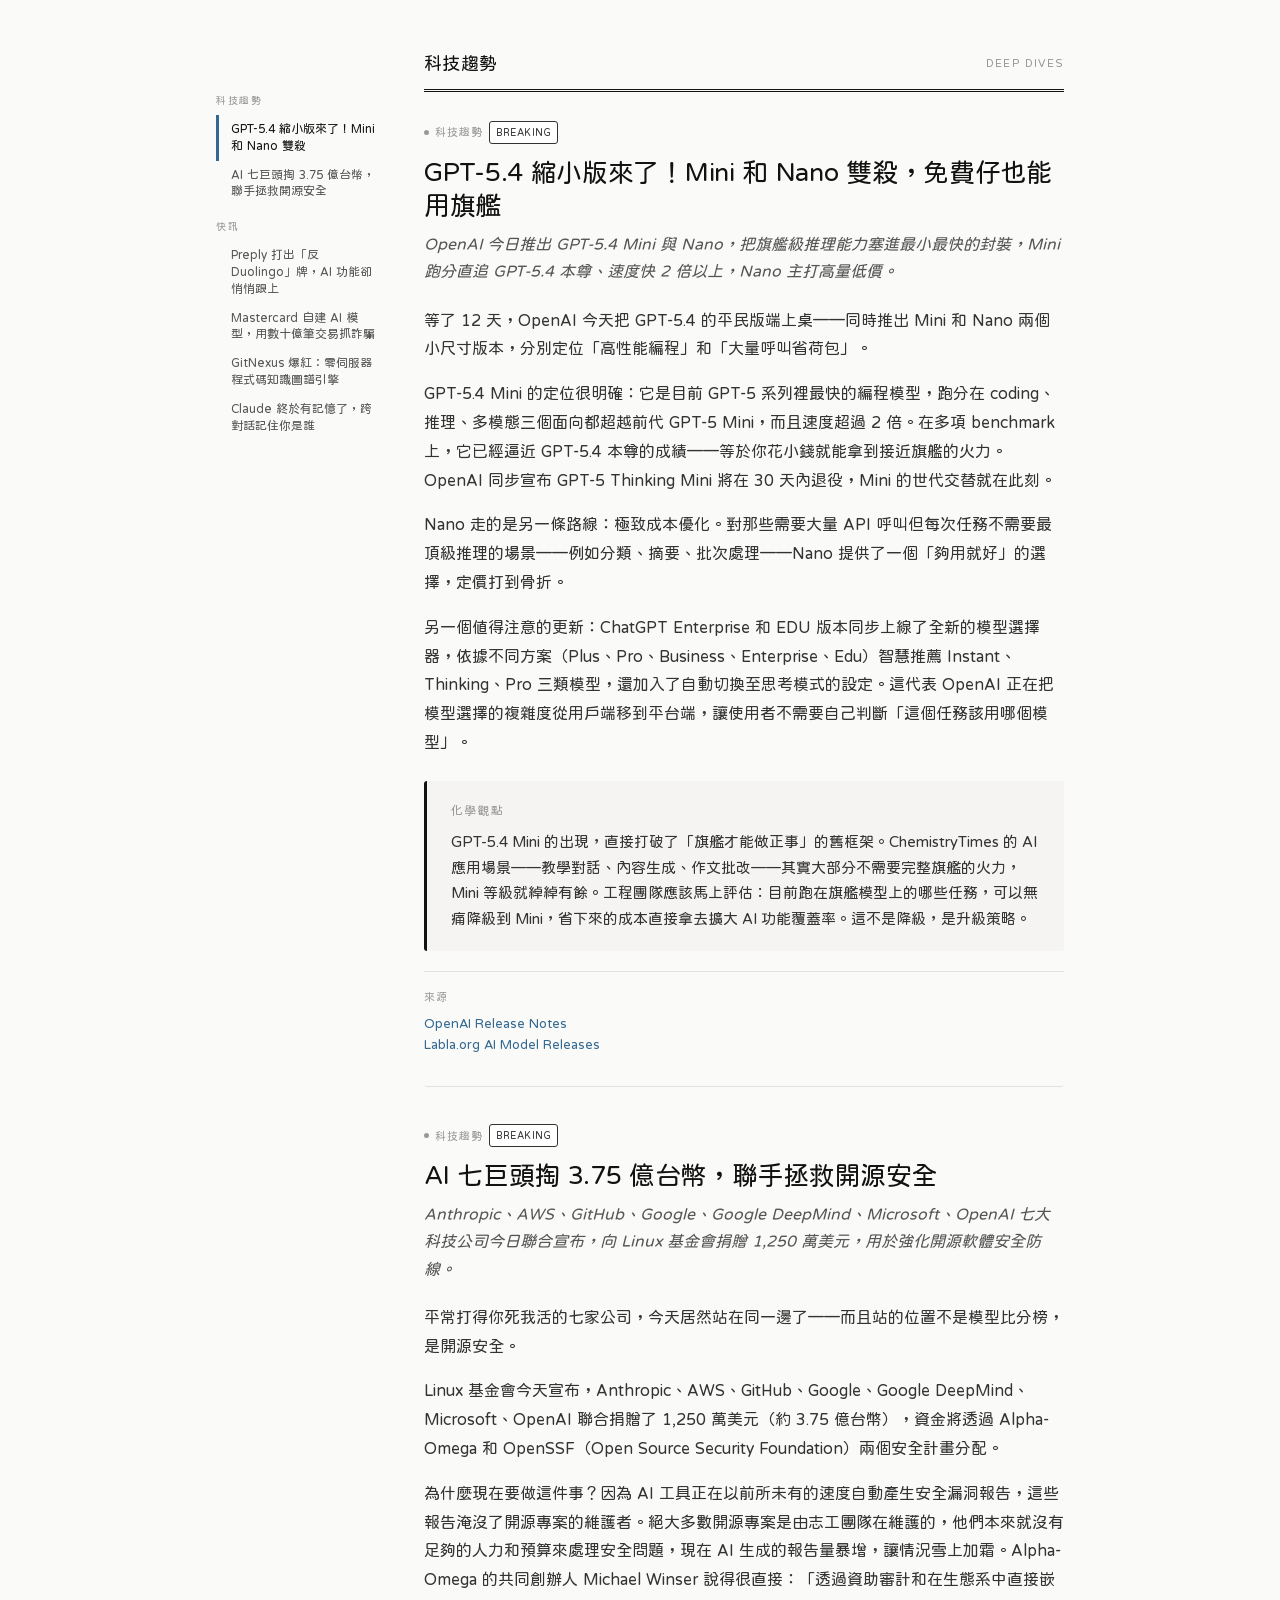
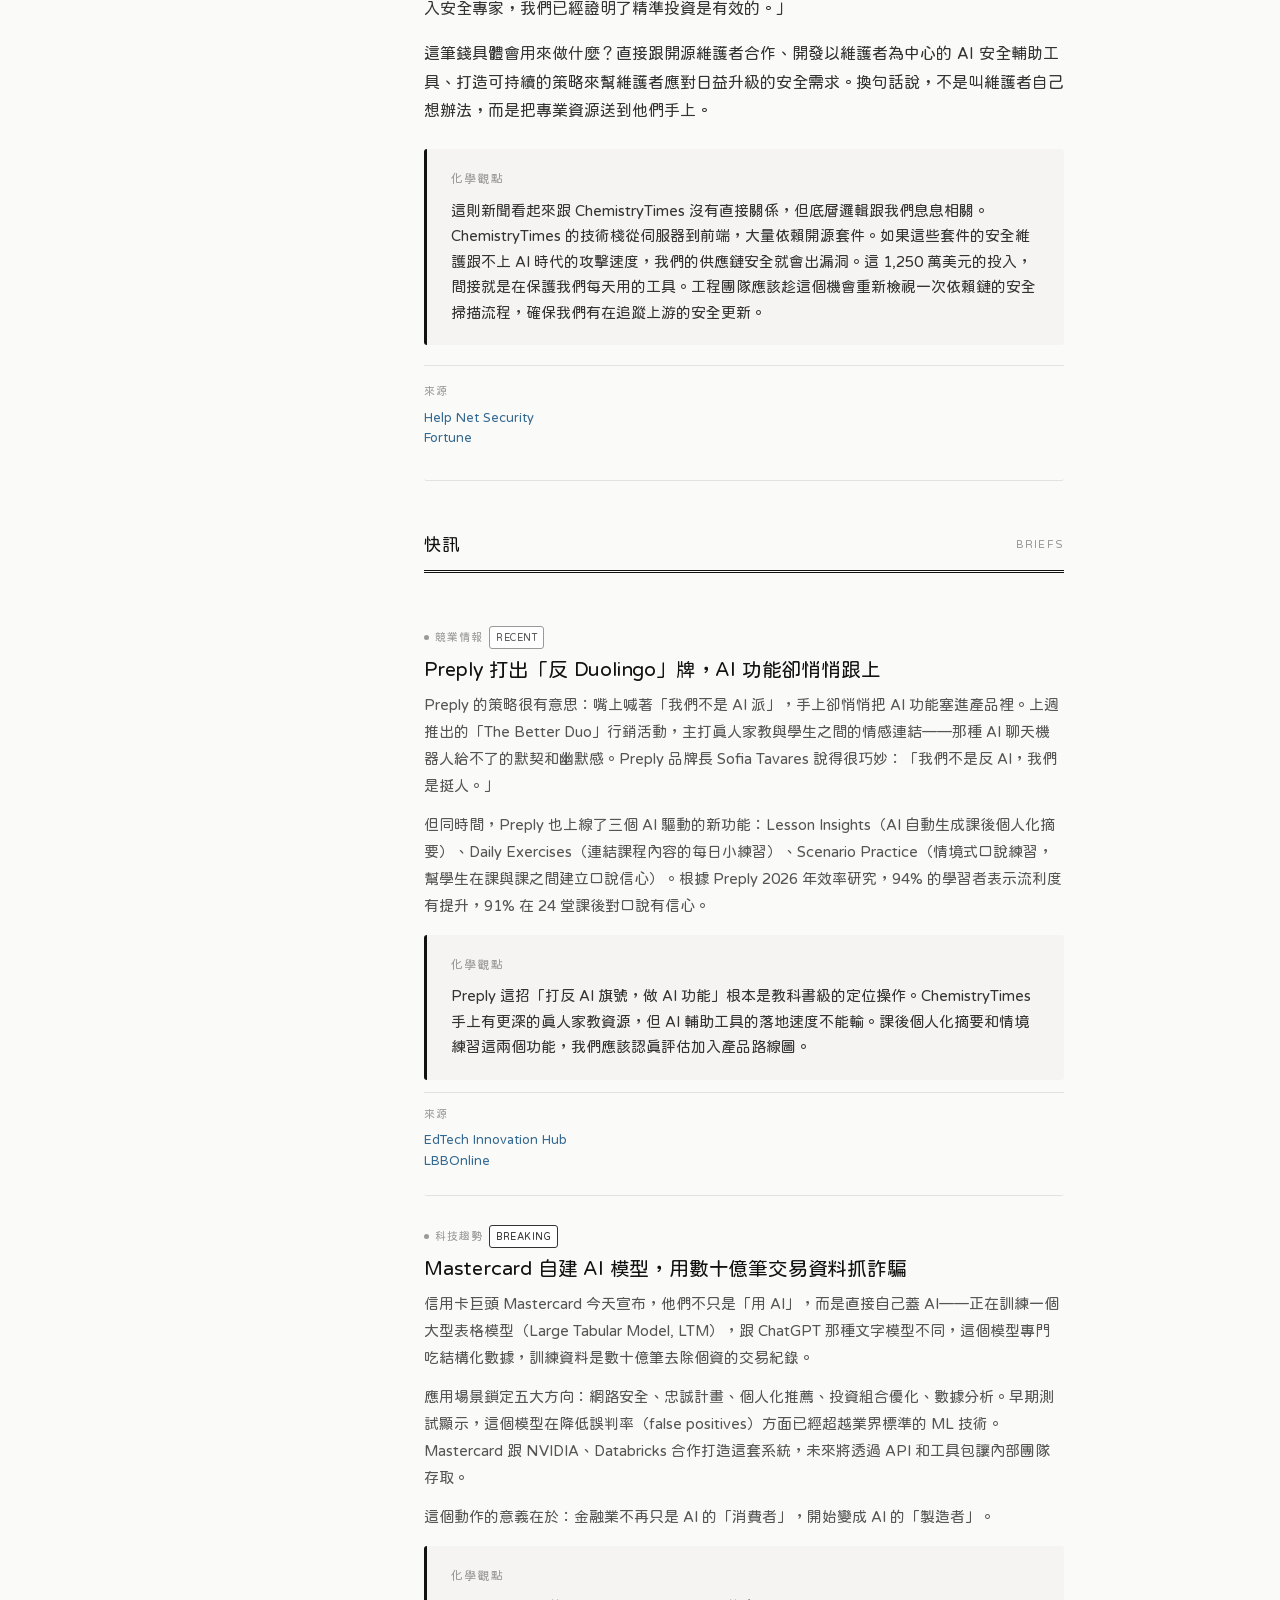
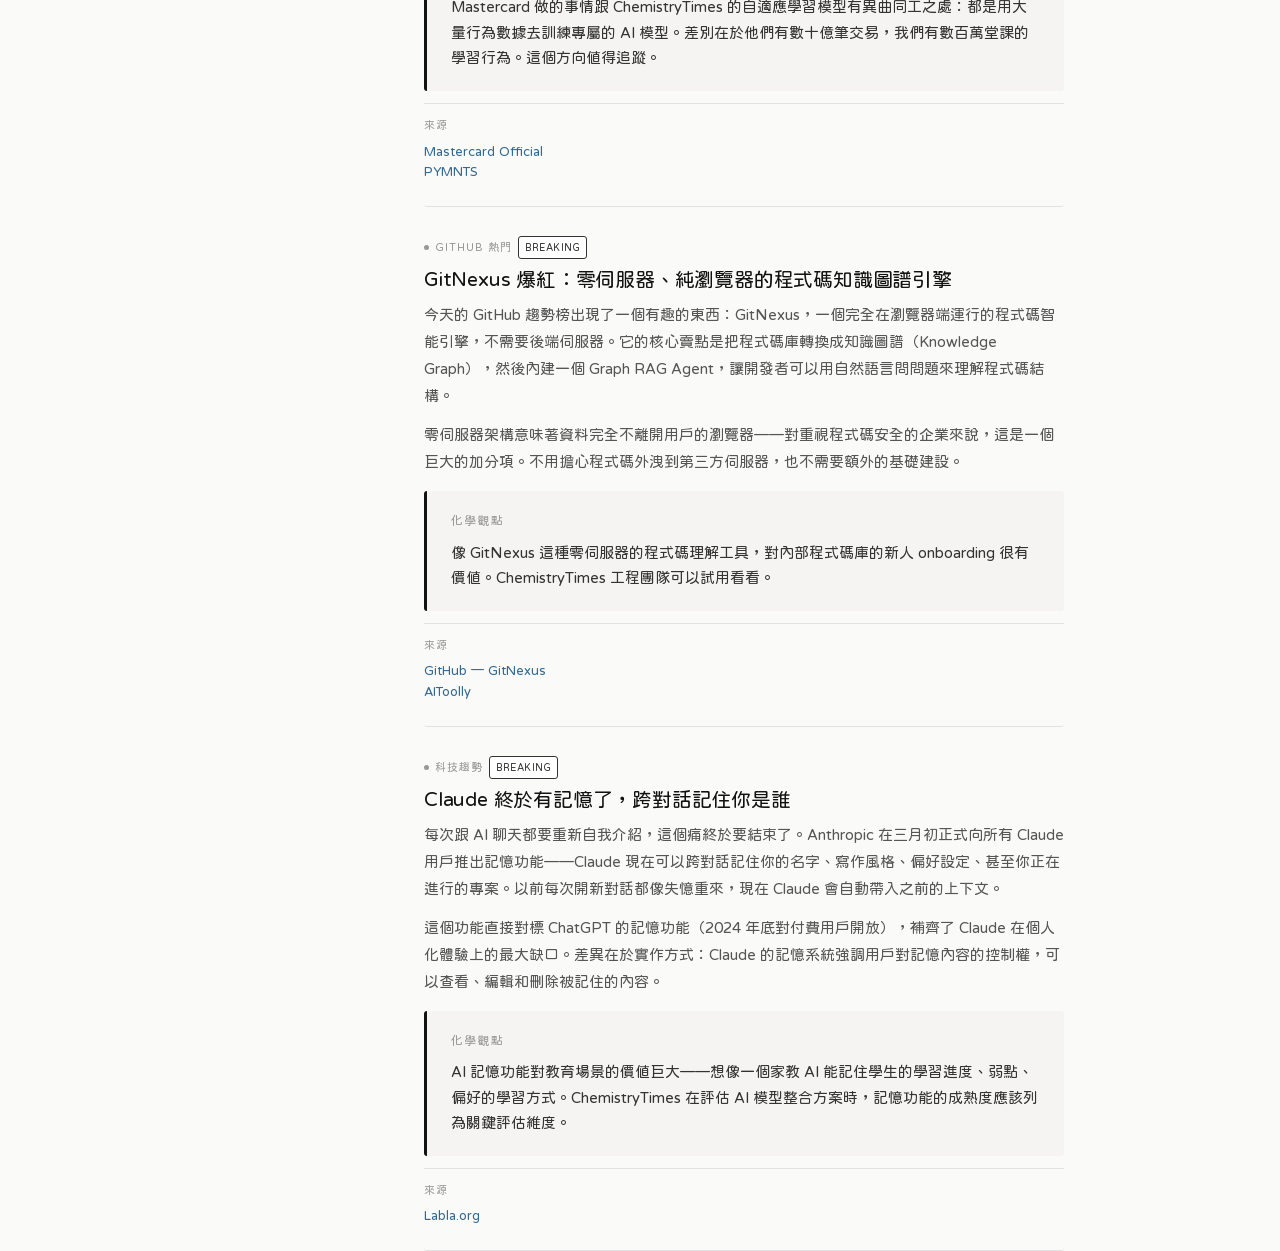
<file: claude_agents/chemistry-times-english-learning/workspace/template/chemistry-times-iframe-template.html>
<!DOCTYPE html>
<html lang="zh-Hant">
<head>
  <meta charset="UTF-8">
  <meta name="viewport" content="width=device-width, initial-scale=1.0">
  <link rel="preconnect" href="https://fonts.googleapis.com">
  <link rel="preconnect" href="https://fonts.gstatic.com" crossorigin>
  <link href="https://fonts.googleapis.com/css2?family=Huninn&display=swap" rel="stylesheet">
  <title>ChemistryTimes 化學時報 — 2026.03.17</title>
  <style>
    /* ========================================
       ChemistryTimes 化學時報 — Issue #000
       2026-03-17 | NYT Newspaper Style
       (Iframe-embedded article layout)
       ======================================== */

    /* --- Reset & Base --- */
    *, *::before, *::after {
      margin: 0;
      padding: 0;
      box-sizing: border-box;
    }

    :root {
      /* NYT-inspired monochrome palette */
      --bg-primary:     #fafaf8;
      --bg-secondary:   #f5f4f2;
      --text-primary:   #333333;
      --text-secondary: #555555;
      --text-muted:     #999999;
      --text-inverse:   #333333;
      --border-color:   #e2e2e2;
      --border-light:   #eeeeee;
      --border-heavy:   #121212;
      --accent:         #121212;
      --link-color:     #326891;
      --shadow-sm:      none;
      --shadow-md:      none;
      --shadow-lg:      none;

      /* Typography */
      --font-serif-tc:  'Huninn', 'Noto Sans TC', sans-serif;
      --font-sans-tc:   'Huninn', 'Noto Sans TC', sans-serif;
      --font-sans-en:   'Huninn', 'Noto Sans TC', sans-serif;
      --font-serif-en:  'Huninn', 'Noto Sans TC', sans-serif;
      --font-mono:      "SF Mono", "Fira Code", Consolas, monospace;
    }

    html {
      scroll-behavior: smooth;
      -webkit-font-smoothing: antialiased;
      -moz-osx-font-smoothing: grayscale;
    }

    body {
      font-family: var(--font-sans-tc);
      color: var(--text-primary);
      background: var(--bg-primary);
      line-height: 1.7;
      font-size: 16px;
    }

    body[data-lang="en"] {
      font-family: var(--font-sans-en);
    }

    /* --- Article Layout (flex: TOC + content) --- */
    .article-layout {
      display: flex;
      justify-content: center;
      min-height: 100vh;
      padding: 0px 24px;
    }

    /* --- Sticky Margin TOC --- */
    .article-toc {
      position: sticky;
      top: 32px;
      align-self: flex-start;
      width: 160px;
      min-width: 160px;
      margin-right: 48px;
      padding-top: 48px;
    }

    .toc-label {
      font-size: 10px;
      text-transform: uppercase;
      color: #999;
      letter-spacing: 1.5px;
      padding: 12px 0 6px 0;
      font-family: var(--font-sans-en);
    }

    .toc-item {
      display: block;
      font-size: 12px;
      color: #555;
      padding: 6px 0 6px 12px;
      text-decoration: none;
      border-left: 3px solid transparent;
      transition: all 0.15s;
      line-height: 1.4;
      font-family: var(--font-sans-tc);
    }

    .toc-item:hover {
      color: #333;
    }

    .toc-item.active {
      color: #121212;
      border-left-color: #326891;
    }

    /* --- Article Content --- */
    .article-content {
      max-width: 720px;
      width: 100%;
    }

    /* --- Main wrapper (legacy, kept for footer spacing) --- */
    .main {
      background: var(--bg-primary);
    }

    /* --- Bilingual content switching --- */
    .article-zh-tw,
    .article-en {
      display: none;
    }

    body[data-lang="zh-tw"] .article-zh-tw { display: block; }
    body[data-lang="en"] .article-en { display: block; }

    /* CN/EN elements in TOC */
    .toc-zh-tw, .toc-en { display: none; }
    body[data-lang="zh-tw"] .toc-zh-tw { display: block; }
    body[data-lang="zh-tw"] .toc-en { display: none; }
    body[data-lang="en"] .toc-zh-tw { display: none; }
    body[data-lang="en"] .toc-en { display: block; }

    /* Also handle inline toc-zh-tw/toc-en spans */
    span.toc-zh-tw, span.toc-en { display: none; }
    body[data-lang="zh-tw"] span.toc-zh-tw { display: inline; }
    body[data-lang="en"] span.toc-en { display: inline; }

    /* --- Section Divider --- */
    .section-divider {
      display: flex;
      align-items: center;
      gap: 16px;
      margin: 48px 0 24px;
      padding-bottom: 10px;
      border-bottom: 3px double var(--border-heavy);
    }

    .section-divider h2 {
      font-family: var(--font-serif-en);
      font-size: 18px;
      font-weight: 400;
      color: var(--accent);
      white-space: nowrap;
      letter-spacing: 0.3px;
    }

    body[data-lang="zh-tw"] .section-divider h2 {
      font-family: var(--font-serif-tc);
    }

    .section-divider .section-line {
      flex: 1;
      height: 0;
      background: transparent;
    }

    .section-divider .section-badge {
      font-size: 11px;
      font-weight: 400;
      text-transform: uppercase;
      letter-spacing: 1.2px;
      color: var(--text-muted);
      white-space: nowrap;
      font-family: var(--font-sans-en);
    }

    /* --- Article Card --- */
    .article-card {
      background: var(--bg-primary);
      border-radius: 3px;
      box-shadow: none;
      border: none;
      border-bottom: 1px solid var(--border-color);
      margin-bottom: 32px;
      padding-bottom: 32px;
      overflow: visible;
      transition: none;
    }

    .article-card:hover {
      box-shadow: none;
    }

    .article-card-header {
      padding: 0 0 0;
    }

    .article-tag {
      display: inline-flex;
      align-items: center;
      gap: 6px;
      font-size: 11px;
      font-weight: 400;
      text-transform: uppercase;
      letter-spacing: 1px;
      margin-bottom: 12px;
      font-family: var(--font-sans-en);
    }

    .article-tag.competitor {
      color: var(--text-muted);
    }

    .article-tag.tech {
      color: var(--text-muted);
    }

    .article-tag.github {
      color: var(--text-muted);
    }

    .article-tag-dot {
      width: 5px;
      height: 5px;
      border-radius: 50%;
      display: inline-block;
    }

    .article-tag.competitor .article-tag-dot { background: var(--text-muted); }
    .article-tag.tech .article-tag-dot { background: var(--text-muted); }
    .article-tag.github .article-tag-dot { background: var(--text-muted); }

    .article-card-body {
      padding: 0;
    }

    /* --- Article Content (bilingual) --- */
    .article-headline {
      font-family: var(--font-serif-en);
      font-size: 26px;
      font-weight: 400;
      color: var(--accent);
      line-height: 1.3;
      margin-bottom: 8px;
      letter-spacing: -0.3px;
    }

    body[data-lang="zh-tw"] .article-headline {
      font-family: var(--font-serif-tc);
    }

    .article-deck {
      font-size: 16px;
      color: var(--text-secondary);
      margin-bottom: 20px;
      line-height: 1.7;
      font-style: italic;
    }

    .article-body {
      font-size: 16px;
      color: var(--text-primary);
      line-height: 1.8;
    }

    .article-body p {
      margin-bottom: 16px;
    }

    .article-body p:last-child {
      margin-bottom: 0;
    }

    .article-body h4 {
      font-family: var(--font-serif-en);
      font-size: 17px;
      font-weight: 400;
      color: var(--accent);
      margin: 28px 0 12px;
      padding-top: 16px;
      border-top: 1px solid var(--border-light);
    }

    body[data-lang="zh-tw"] .article-body h4 {
      font-family: var(--font-serif-tc);
    }

    .article-body h4:first-child {
      margin-top: 0;
      padding-top: 0;
      border-top: none;
    }

    /* --- Perspective --- */
    .article-perspective {
      margin-top: 24px;
      padding: 20px 24px;
      background: var(--bg-secondary);
      border-left: 3px solid var(--accent);
      border-radius: 3px;
    }

    .article-perspective-label {
      font-size: 12px;
      font-weight: 400;
      color: var(--text-muted);
      text-transform: uppercase;
      letter-spacing: 1.2px;
      margin-bottom: 8px;
      font-family: var(--font-sans-en);
    }

    .article-perspective p {
      font-size: 15px;
      color: var(--text-primary);
      line-height: 1.7;
    }

    /* --- Source Attribution --- */
    .article-sources {
      margin-top: 20px;
      padding-top: 16px;
      border-top: 1px solid var(--border-color);
    }

    .article-sources-label {
      font-size: 11px;
      font-weight: 400;
      text-transform: uppercase;
      letter-spacing: 1px;
      color: var(--text-muted);
      margin-bottom: 6px;
      font-family: var(--font-sans-en);
    }

    .article-sources p {
      font-size: 13px;
      color: var(--text-secondary);
      line-height: 1.6;
    }

    .article-sources a {
      color: var(--link-color);
      text-decoration: none;
    }

    .article-sources a:hover {
      text-decoration: underline;
    }

    /* --- Freshness Tags --- */
    .freshness-tag {
      display: inline-block;
      font-size: 10px;
      font-weight: 400;
      padding: 2px 6px;
      border-radius: 3px;
      margin-right: 8px;
      vertical-align: middle;
      letter-spacing: 0.5px;
      text-transform: uppercase;
      font-family: var(--font-sans-en);
    }

    .freshness-tag.breaking {
      background: #ffffff;
      color: #333333;
      border: 1px solid #333333;
    }

    .freshness-tag.recent {
      background: #ffffff;
      color: #555555;
      border: 1px solid #999999;
    }

    .freshness-tag.not-breaking {
      background: var(--bg-secondary);
      color: var(--text-muted);
      border: 1px solid var(--border-color);
    }

    /* --- Footer --- */
    .page-footer {
      background: var(--bg-primary);
      color: var(--text-primary);
      padding: 32px 48px;
      margin-top: 0;
      border-top: 3px double var(--border-heavy);
    }

    .footer-inner {
      display: flex;
      justify-content: space-between;
      align-items: center;
    }

    .footer-brand {
      font-family: var(--font-serif-en);
      font-size: 16px;
      font-weight: 400;
      color: var(--accent);
    }

    .footer-brand span {
      font-family: var(--font-sans-tc);
      font-weight: 400;
      color: var(--text-muted);
      font-size: 13px;
      margin-left: 12px;
    }

    .footer-meta {
      font-size: 13px;
      color: var(--text-muted);
      text-align: right;
      font-family: var(--font-sans-en);
    }

    .footer-meta p {
      margin-bottom: 2px;
    }

    /* --- News Brief (compact card) --- */
    .brief-card {
      background: var(--bg-primary);
      border-radius: 3px;
      border: none;
      border-bottom: 1px solid var(--border-color);
      padding: 24px 0;
      margin-bottom: 0;
      transition: none;
    }

    .brief-card:hover {
      box-shadow: none;
    }

    .brief-card .article-tag {
      margin-bottom: 8px;
    }

    .brief-headline {
      font-family: var(--font-serif-en);
      font-size: 20px;
      font-weight: 400;
      color: var(--accent);
      line-height: 1.3;
      margin-bottom: 8px;
      letter-spacing: -0.2px;
    }

    body[data-lang="zh-tw"] .brief-headline {
      font-family: var(--font-serif-tc);
    }

    .brief-summary {
      font-size: 15px;
      color: var(--text-secondary);
      line-height: 1.8;
      margin-bottom: 12px;
    }

    .brief-card .article-sources {
      margin-top: 12px;
      padding-top: 12px;
    }

    .brief-card .article-perspective {
      margin-top: 16px;
    }

    /* --- AI Badge --- */
    .ai-badge {
      display: inline-flex;
      align-items: center;
      gap: 6px;
      padding: 4px 12px;
      background: transparent;
      border: 1px solid var(--border-color);
      border-radius: 3px;
      font-size: 11px;
      font-weight: 500;
      color: var(--text-muted);
      letter-spacing: 0.3px;
      margin-top: 8px;
      font-family: var(--font-sans-en);
    }

    .ai-badge .ai-dot {
      width: 5px;
      height: 5px;
      border-radius: 50%;
      background: var(--text-muted);
      animation: pulse-dot 2s ease-in-out infinite;
    }

    @keyframes pulse-dot {
      0%, 100% { opacity: 0.4; transform: scale(1); }
      50% { opacity: 1; transform: scale(1.3); }
    }

    /* --- Pillar Badge (kept for article tags) --- */
    .pillar-badge {
      display: inline-flex;
      align-items: center;
      padding: 3px 10px;
      border-radius: 3px;
      font-size: 11px;
      font-weight: 400;
      letter-spacing: 0.8px;
      text-transform: uppercase;
    }

    .pillar-badge.competitor {
      background: transparent;
      color: var(--text-muted);
      border: 1px solid var(--border-color);
    }

    .pillar-badge.tech {
      background: transparent;
      color: var(--text-muted);
      border: 1px solid var(--border-color);
    }

    /* --- Responsive --- */
    @media (max-width: 1279px) {
      .article-toc {
        display: none;
      }

      .article-content {
        max-width: 100%;
      }

      .page-footer {
        padding: 24px 20px;
      }

      .footer-inner {
        flex-direction: column;
        gap: 12px;
        text-align: center;
      }

      .footer-meta {
        text-align: center;
      }
    }

    @media (min-width: 1280px) and (max-width: 1439px) {
      .article-content {
        max-width: 640px;
      }
    }

    /* --- Utility --- */
    .visually-hidden {
      position: absolute;
      width: 1px;
      height: 1px;
      padding: 0;
      margin: -1px;
      overflow: hidden;
      clip: rect(0, 0, 0, 0);
      white-space: nowrap;
      border: 0;
    }

    /* --- Print --- */
    @media print {
      .article-toc {
        display: none !important;
      }

      .article-card {
        box-shadow: none;
        border: none;
        border-bottom: 1px solid #ccc;
        break-inside: avoid;
      }
    }
  </style>
</head>
<body data-lang="zh-tw">

  <!-- ============ ARTICLE LAYOUT ============ -->
  <div class="article-layout">

    <!-- Sticky Margin TOC -->
    <nav class="article-toc" role="navigation" aria-label="Table of contents">

      <!-- === Pillar: Tech & AI === -->
      <div class="toc-label toc-zh-tw">科技趨勢</div>
      <div class="toc-label toc-en">Tech &amp; AI</div>

      <a href="#article-1" class="toc-item toc-zh-tw">GPT-5.4 縮小版來了！Mini 和 Nano 雙殺</a>
      <a href="#article-1" class="toc-item toc-en">OpenAI Shrinks GPT-5.4 to Mini and Nano</a>

      <a href="#article-2" class="toc-item toc-zh-tw">AI 七巨頭掏 3.75 億台幣，聯手拯救開源安全</a>
      <a href="#article-2" class="toc-item toc-en">Seven AI Rivals Pool $12.5M for Open Source Security</a>

      <!-- === News Briefs === -->
      <div class="toc-label toc-zh-tw">快訊</div>
      <div class="toc-label toc-en">Briefs</div>

      <a href="#article-3" class="toc-item toc-zh-tw">Preply 打出「反 Duolingo」牌，AI 功能卻悄悄跟上</a>
      <a href="#article-3" class="toc-item toc-en">Preply Plays Anti-AI While Quietly Shipping AI Features</a>

      <a href="#article-4" class="toc-item toc-zh-tw">Mastercard 自建 AI 模型，用數十億筆交易抓詐騙</a>
      <a href="#article-4" class="toc-item toc-en">Mastercard Builds Its Own AI Model</a>

      <a href="#article-5" class="toc-item toc-zh-tw">GitNexus 爆紅：零伺服器程式碼知識圖譜引擎</a>
      <a href="#article-5" class="toc-item toc-en">GitNexus Hits GitHub Trending</a>

      <a href="#article-6" class="toc-item toc-zh-tw">Claude 終於有記憶了，跨對話記住你是誰</a>
      <a href="#article-6" class="toc-item toc-en">Claude Gets Memory</a>

    </nav>

    <!-- Article Content -->
    <div class="article-content">

      <!-- ============================
           PILLAR: TECH & AI
           ============================ -->
      <div class="section-divider" id="pillar-tech">
        <h2>
          <span class="toc-zh-tw">科技趨勢</span>
          <span class="toc-en">Tech &amp; AI Trends</span>
        </h2>
        <div class="section-line"></div>
        <div class="section-badge">Deep Dives</div>
      </div>

      <!-- ===== ARTICLE 1 — Deep Dive: GPT-5.4 Mini/Nano ===== -->
      <article class="article-card" id="article-1">
        <div class="article-card-header">
          <div class="article-tag tech">
            <span class="article-tag-dot"></span>
            <span class="toc-zh-tw">科技趨勢</span>
            <span class="toc-en">Tech &amp; AI</span>
            <span class="freshness-tag breaking">Breaking</span>
          </div>
        </div>
        <div class="article-card-body">

          <!-- Chinese Version -->
          <div class="article-zh-tw">
            <h3 class="article-headline">GPT-5.4 縮小版來了！Mini 和 Nano 雙殺，免費仔也能用旗艦</h3>
            <p class="article-deck" id="article-1-p-1">OpenAI 今日推出 GPT-5.4 Mini 與 Nano，把旗艦級推理能力塞進最小最快的封裝，Mini 跑分直追 GPT-5.4 本尊、速度快 2 倍以上，Nano 主打高量低價。</p>
            <div class="article-body">
              <p id="article-1-p-2">等了 12 天，OpenAI 今天把 GPT-5.4 的平民版端上桌——同時推出 Mini 和 Nano 兩個小尺寸版本，分別定位「高性能編程」和「大量呼叫省荷包」。</p>
              <p id="article-1-p-3">GPT-5.4 Mini 的定位很明確：它是目前 GPT-5 系列裡最快的編程模型，跑分在 coding、推理、多模態三個面向都超越前代 GPT-5 Mini，而且速度超過 2 倍。在多項 benchmark 上，它已經逼近 GPT-5.4 本尊的成績——等於你花小錢就能拿到接近旗艦的火力。OpenAI 同步宣布 GPT-5 Thinking Mini 將在 30 天內退役，Mini 的世代交替就在此刻。</p>
              <p id="article-1-p-4">Nano 走的是另一條路線：極致成本優化。對那些需要大量 API 呼叫但每次任務不需要最頂級推理的場景——例如分類、摘要、批次處理——Nano 提供了一個「夠用就好」的選擇，定價打到骨折。</p>
              <p id="article-1-p-5">另一個值得注意的更新：ChatGPT Enterprise 和 EDU 版本同步上線了全新的模型選擇器，依據不同方案（Plus、Pro、Business、Enterprise、Edu）智慧推薦 Instant、Thinking、Pro 三類模型，還加入了自動切換至思考模式的設定。這代表 OpenAI 正在把模型選擇的複雜度從用戶端移到平台端，讓使用者不需要自己判斷「這個任務該用哪個模型」。</p>
            </div>
            <div class="article-perspective">
              <div class="article-perspective-label">化學觀點</div>
              <p id="article-1-p-6">GPT-5.4 Mini 的出現，直接打破了「旗艦才能做正事」的舊框架。ChemistryTimes 的 AI 應用場景——教學對話、內容生成、作文批改——其實大部分不需要完整旗艦的火力，Mini 等級就綽綽有餘。工程團隊應該馬上評估：目前跑在旗艦模型上的哪些任務，可以無痛降級到 Mini，省下來的成本直接拿去擴大 AI 功能覆蓋率。這不是降級，是升級策略。</p>
            </div>
          </div>

          <!-- English Version -->
          <div class="article-en">
            <h3 class="article-headline">OpenAI Shrinks GPT-5.4 to Mini and Nano — and the Price Floor Just Dropped</h3>
            <p class="article-deck">The smallest GPT-5.4 variants ship today, making flagship-grade reasoning accessible at a fraction of the cost.</p>
            <div class="article-body">
              <p id="article-1-p-7">OpenAI shipped GPT-5.4 Mini and Nano on Monday, completing the model family's expansion from flagship to lightweight.</p>
              <p id="article-1-p-8">GPT-5.4 Mini is built for speed and coding performance. It outperforms GPT-5 Mini on coding, reasoning, and multimodal tasks while running more than twice as fast. On several benchmarks, it approaches the full GPT-5.4 — meaning developers can get near-flagship quality at significantly lower cost. OpenAI confirmed that GPT-5 Thinking Mini will be retired as a selectable option within 30 days.</p>
              <p id="article-1-p-9">Nano occupies the opposite end: maximum throughput at minimum cost. It's designed for high-volume, lower-complexity tasks — classification, summarization, batch processing — where speed and price matter more than peak reasoning depth.</p>
              <p id="article-1-p-10">There's also a quiet infrastructure change worth noting. ChatGPT Enterprise and EDU accounts received a streamlined model picker that presents plan-aware options — Instant, Thinking, and Pro models — along with an Auto-switch setting that selects the reasoning mode for you. OpenAI is abstracting away model selection, moving the complexity from the user to the platform.</p>
              <p id="article-1-p-11">The pattern is clear: OpenAI's strategy isn't just about building the most capable model. It's about filling every price-performance tier so that no workload has a reason to leave the ecosystem. Mini handles serious coding work. Nano handles the long tail. The flagship handles everything else. Three models, one API, zero gaps.</p>
            </div>
            <div class="article-perspective">
              <div class="article-perspective-label">The ChemistryTimes Take</div>
              <p id="article-1-p-12">Mini changes the economics for us. Most of ChemistryTimes's AI workloads — conversational tutoring, content generation, essay feedback — don't require the full GPT-5.4. Mini's coding and reasoning benchmarks suggest it can handle these tasks at a fraction of the cost. Our engineering team should run a structured evaluation this week: identify which production workloads currently on flagship models can shift to Mini without quality degradation. The cost savings fund the next wave of AI feature development.</p>
            </div>
          </div>

          <!-- Source Attribution -->
          <div class="article-sources">
            <div class="article-sources-label">
              <span class="toc-zh-tw">來源</span>
              <span class="toc-en">Sources</span>
            </div>
            <p><a href="https://releasebot.io/updates/openai" target="_blank" rel="noopener">OpenAI Release Notes</a></p>
            <p><a href="https://www.labla.org/latest-ai-model-releases-past-24-hours/ai-model-releases-march-17-2026-claude-gets-memory-microsoft-pulls-back-and-the-race-continues/" target="_blank" rel="noopener">Labla.org AI Model Releases</a></p>
          </div>
        </div>
      </article>
      <!-- ===== END ARTICLE 1 ===== -->

      <!-- ===== ARTICLE 2 — Deep Dive: Linux Foundation OSS Security ===== -->
      <article class="article-card" id="article-2">
        <div class="article-card-header">
          <div class="article-tag tech">
            <span class="article-tag-dot"></span>
            <span class="toc-zh-tw">科技趨勢</span>
            <span class="toc-en">Tech &amp; AI</span>
            <span class="freshness-tag breaking">Breaking</span>
          </div>
        </div>
        <div class="article-card-body">

          <!-- Chinese Version -->
          <div class="article-zh-tw">
            <h3 class="article-headline">AI 七巨頭掏 3.75 億台幣，聯手拯救開源安全</h3>
            <p class="article-deck" id="article-2-p-1">Anthropic、AWS、GitHub、Google、Google DeepMind、Microsoft、OpenAI 七大科技公司今日聯合宣布，向 Linux 基金會捐贈 1,250 萬美元，用於強化開源軟體安全防線。</p>
            <div class="article-body">
              <p id="article-2-p-2">平常打得你死我活的七家公司，今天居然站在同一邊了——而且站的位置不是模型比分榜，是開源安全。</p>
              <p id="article-2-p-3">Linux 基金會今天宣布，Anthropic、AWS、GitHub、Google、Google DeepMind、Microsoft、OpenAI 聯合捐贈了 1,250 萬美元（約 3.75 億台幣），資金將透過 Alpha-Omega 和 OpenSSF（Open Source Security Foundation）兩個安全計畫分配。</p>
              <p id="article-2-p-4">為什麼現在要做這件事？因為 AI 工具正在以前所未有的速度自動產生安全漏洞報告，這些報告淹沒了開源專案的維護者。絕大多數開源專案是由志工團隊在維護的，他們本來就沒有足夠的人力和預算來處理安全問題，現在 AI 生成的報告量暴增，讓情況雪上加霜。Alpha-Omega 的共同創辦人 Michael Winser 說得很直接：「透過資助審計和在生態系中直接嵌入安全專家，我們已經證明了精準投資是有效的。」</p>
              <p id="article-2-p-5">這筆錢具體會用來做什麼？直接跟開源維護者合作、開發以維護者為中心的 AI 安全輔助工具、打造可持續的策略來幫維護者應對日益升級的安全需求。換句話說，不是叫維護者自己想辦法，而是把專業資源送到他們手上。</p>
            </div>
            <div class="article-perspective">
              <div class="article-perspective-label">化學觀點</div>
              <p id="article-2-p-6">這則新聞看起來跟 ChemistryTimes 沒有直接關係，但底層邏輯跟我們息息相關。ChemistryTimes 的技術棧從伺服器到前端，大量依賴開源套件。如果這些套件的安全維護跟不上 AI 時代的攻擊速度，我們的供應鏈安全就會出漏洞。這 1,250 萬美元的投入，間接就是在保護我們每天用的工具。工程團隊應該趁這個機會重新檢視一次依賴鏈的安全掃描流程，確保我們有在追蹤上游的安全更新。</p>
            </div>
          </div>

          <!-- English Version -->
          <div class="article-en">
            <h3 class="article-headline">Seven AI Rivals Pool $12.5 Million to Shore Up Open Source Security</h3>
            <p class="article-deck">Anthropic, AWS, GitHub, Google, DeepMind, Microsoft, and OpenAI fund the Linux Foundation to help maintainers fight AI-generated security noise.</p>
            <div class="article-body">
              <p id="article-2-p-7">Companies that spend most of their time competing just agreed on something: the open source software they all depend on is dangerously under-defended.</p>
              <p id="article-2-p-8">The Linux Foundation announced Monday that seven major tech companies — Anthropic, AWS, GitHub, Google, Google DeepMind, Microsoft, and OpenAI — committed $12.5 million to strengthen open source security. The funding flows through Alpha-Omega and the Open Source Security Foundation (OpenSSF), two security initiatives housed within the Linux Foundation.</p>
              <p id="article-2-p-9">The problem they're solving is specific and increasingly urgent. AI-powered vulnerability detection tools now discover security issues far faster than volunteer maintainers can triage and fix them. The volume of automated security reports is overwhelming projects that run on donated time and shoestring budgets. The very AI capabilities these companies sell are, inadvertently, creating a burden that threatens the ecosystem all of them rely on.</p>
              <p id="article-2-p-10">Alpha-Omega co-founder Michael Winser framed it plainly: "By funding audits and embedding security experts directly into the ecosystem, we've proven that targeted investment works."</p>
              <p id="article-2-p-11">The $12.5 million will fund direct collaboration with open source maintainers, development of AI-assisted security tools designed for maintainers rather than attackers, and sustainable strategies to help volunteer-run projects manage escalating security demands.</p>
              <p id="article-2-p-12">What makes this notable isn't the dollar amount — $12.5 million is a rounding error for these companies. It's the cooperation. Anthropic and OpenAI are in an active legal dispute over Pentagon AI contracts. Google and Microsoft compete on every AI benchmark. Yet they signed onto the same check because supply chain risk doesn't respect competitive boundaries. Every one of these companies ships products built on open source dependencies. A vulnerability in a widely used Python package doesn't care which AI model found it.</p>
            </div>
            <div class="article-perspective">
              <div class="article-perspective-label">The ChemistryTimes Take</div>
              <p id="article-2-p-13">ChemistryTimes's tech stack runs on open source from top to bottom — Node.js, Go modules, Python packages, frontend frameworks. The security of those dependencies isn't someone else's problem; it's ours. This $12.5 million injection into maintainer support is welcome, but it doesn't replace our own responsibility. Engineering should use this as a prompt to audit our dependency scanning pipeline: are we tracking upstream security advisories in real time? Are we patching critical vulnerabilities within the recommended windows? The AI-generated security report flood that prompted this funding will eventually reach our own open source contributions too.</p>
            </div>
          </div>

          <!-- Source Attribution -->
          <div class="article-sources">
            <div class="article-sources-label">
              <span class="toc-zh-tw">來源</span>
              <span class="toc-en">Sources</span>
            </div>
            <p><a href="https://www.helpnetsecurity.com/2026/03/17/linux-foundation-12-5-million-grants/" target="_blank" rel="noopener">Help Net Security</a></p>
            <p><a href="https://fortune.com/2026/03/10/google-openai-employees-back-anthropic-legal-fight-military-use-of-ai/" target="_blank" rel="noopener">Fortune</a></p>
          </div>
        </div>
      </article>
      <!-- ===== END ARTICLE 2 ===== -->


      <!-- ============================
           NEWS BRIEFS / 快訊
           ============================ -->
      <div class="section-divider" id="pillar-briefs">
        <h2>
          <span class="toc-zh-tw">快訊</span>
          <span class="toc-en">News Briefs</span>
        </h2>
        <div class="section-line"></div>
        <div class="section-badge">Briefs</div>
      </div>

      <!-- ===== BRIEF 1 (article-3): Preply Anti-Duolingo ===== -->
      <div class="brief-card" id="article-3">
        <div class="article-tag competitor">
          <span class="article-tag-dot"></span>
          <span class="toc-zh-tw">競業情報</span>
          <span class="toc-en">Competitor Intel</span>
          <span class="freshness-tag recent">Recent</span>
        </div>

        <div class="article-zh-tw">
          <h4 class="brief-headline">Preply 打出「反 Duolingo」牌，AI 功能卻悄悄跟上</h4>
          <p class="brief-summary" id="article-3-p-1">Preply 的策略很有意思：嘴上喊著「我們不是 AI 派」，手上卻悄悄把 AI 功能塞進產品裡。上週推出的「The Better Duo」行銷活動，主打真人家教與學生之間的情感連結——那種 AI 聊天機器人給不了的默契和幽默感。Preply 品牌長 Sofia Tavares 說得很巧妙：「我們不是反 AI，我們是挺人。」</p>
          <p class="brief-summary" id="article-3-p-2">但同時間，Preply 也上線了三個 AI 驅動的新功能：Lesson Insights（AI 自動生成課後個人化摘要）、Daily Exercises（連結課程內容的每日小練習）、Scenario Practice（情境式口說練習，幫學生在課與課之間建立口說信心）。根據 Preply 2026 年效率研究，94% 的學習者表示流利度有提升，91% 在 24 堂課後對口說有信心。</p>
          <div class="article-perspective">
            <div class="article-perspective-label">化學觀點</div>
            <p id="article-3-p-3">Preply 這招「打反 AI 旗號，做 AI 功能」根本是教科書級的定位操作。ChemistryTimes 手上有更深的真人家教資源，但 AI 輔助工具的落地速度不能輸。課後個人化摘要和情境練習這兩個功能，我們應該認真評估加入產品路線圖。</p>
          </div>
        </div>

        <div class="article-en">
          <h4 class="brief-headline">Preply Plays Anti-AI While Quietly Shipping AI Features</h4>
          <p class="brief-summary">Preply launched "The Better Duo," a campaign designed to position the company as the human-centered antidote to Duolingo's AI-first pivot. Chief brand officer Sofia Tavares threaded the needle carefully: "We're not anti-AI. We're pro-human."</p>
          <p class="brief-summary">The campaign highlighted real tutor-student pairs — relationships built on empathy, humor, and cultural exchange that chatbots can't replicate. Data from Preply's 2026 Efficiency Study claims learners progress three times faster than industry expectations, with 94% reporting improved fluency and 91% feeling confident speaking after 24-plus lessons.</p>
          <p class="brief-summary">But here's the interesting part: alongside the pro-human marketing, Preply quietly shipped three AI-powered features. Lesson Insights generates personalized post-lesson summaries. Daily Exercises creates bite-sized practice tied to lesson content. Scenario Practice offers speaking exercises between sessions. The message is "humans first" — but the product is hybrid.</p>
          <div class="article-perspective">
            <div class="article-perspective-label">The ChemistryTimes Take</div>
            <p>Preply's positioning is clever: own the "human" narrative while matching competitors on AI features. ChemistryTimes has deeper tutor networks than Preply, but we need to match the AI-assisted layer — post-lesson summaries and scenario practice should be on our product roadmap evaluation list.</p>
          </div>
        </div>

        <div class="article-sources">
          <div class="article-sources-label">
            <span class="toc-zh-tw">來源</span>
            <span class="toc-en">Sources</span>
          </div>
          <p><a href="https://www.edtechinnovationhub.com/news/preply-announces-new-ai-powered-features" target="_blank" rel="noopener">EdTech Innovation Hub</a></p>
          <p><a href="https://lbbonline.com/news/Language-Learning-App-Preply-Centres-Humans-After-Duolingos-Move-Towards-AI" target="_blank" rel="noopener">LBBOnline</a></p>
        </div>
      </div>
      <!-- ===== END BRIEF 1 ===== -->

      <!-- ===== BRIEF 2 (article-4): Mastercard AI Model ===== -->
      <div class="brief-card" id="article-4">
        <div class="article-tag tech">
          <span class="article-tag-dot"></span>
          <span class="toc-zh-tw">科技趨勢</span>
          <span class="toc-en">Tech &amp; AI</span>
          <span class="freshness-tag breaking">Breaking</span>
        </div>

        <div class="article-zh-tw">
          <h4 class="brief-headline">Mastercard 自建 AI 模型，用數十億筆交易資料抓詐騙</h4>
          <p class="brief-summary" id="article-4-p-1">信用卡巨頭 Mastercard 今天宣布，他們不只是「用 AI」，而是直接自己蓋 AI——正在訓練一個大型表格模型（Large Tabular Model, LTM），跟 ChatGPT 那種文字模型不同，這個模型專門吃結構化數據，訓練資料是數十億筆去除個資的交易紀錄。</p>
          <p class="brief-summary" id="article-4-p-2">應用場景鎖定五大方向：網路安全、忠誠計畫、個人化推薦、投資組合優化、數據分析。早期測試顯示，這個模型在降低誤判率（false positives）方面已經超越業界標準的 ML 技術。Mastercard 跟 NVIDIA、Databricks 合作打造這套系統，未來將透過 API 和工具包讓內部團隊存取。</p>
          <p class="brief-summary" id="article-4-p-3">這個動作的意義在於：金融業不再只是 AI 的「消費者」，開始變成 AI 的「製造者」。</p>
          <div class="article-perspective">
            <div class="article-perspective-label">化學觀點</div>
            <p id="article-4-p-4">Mastercard 做的事情跟 ChemistryTimes 的自適應學習模型有異曲同工之處：都是用大量行為數據去訓練專屬的 AI 模型。差別在於他們有數十億筆交易，我們有數百萬堂課的學習行為。這個方向值得追蹤。</p>
          </div>
        </div>

        <div class="article-en">
          <h4 class="brief-headline">Mastercard Builds Its Own AI Model — Trained on Billions of Transactions</h4>
          <p class="brief-summary">Mastercard announced Monday it's building a generative AI foundation model trained on billions of anonymized transactions — not a language model, but a large tabular model (LTM) designed to work with structured payment data.</p>
          <p class="brief-summary">The model targets five areas: cybersecurity, loyalty programs, personalization, portfolio optimization, and data analytics. Early testing shows it outperforms standard industry machine learning on reducing false positives — a critical metric in fraud detection. Mastercard partnered with Nvidia and Databricks to build the system and plans to distribute access through internal APIs and toolkits.</p>
          <p class="brief-summary">The strategic signal: major financial institutions aren't waiting for AI labs to build models for them. They're training domain-specific models on proprietary data that no general-purpose LLM can replicate.</p>
          <div class="article-perspective">
            <div class="article-perspective-label">The ChemistryTimes Take</div>
            <p>Mastercard's approach mirrors what ChemistryTimes should consider for adaptive learning: training specialized models on proprietary behavioral data. We have millions of lesson sessions worth of learning patterns. Worth tracking this trend.</p>
          </div>
        </div>

        <div class="article-sources">
          <div class="article-sources-label">
            <span class="toc-zh-tw">來源</span>
            <span class="toc-en">Sources</span>
          </div>
          <p><a href="https://www.mastercard.com/us/en/news-and-trends/stories/2026/mastercard-new-generative-ai-model.html" target="_blank" rel="noopener">Mastercard Official</a></p>
          <p><a href="https://www.pymnts.com/artificial-intelligence-2/2026/mastercard-unveils-gen-ai-model-as-insights-engine-for-commerce/" target="_blank" rel="noopener">PYMNTS</a></p>
        </div>
      </div>
      <!-- ===== END BRIEF 2 ===== -->

      <!-- ===== BRIEF 3 (article-5): GitNexus ===== -->
      <div class="brief-card" id="article-5">
        <div class="article-tag github">
          <span class="article-tag-dot"></span>
          <span class="toc-zh-tw">GitHub 熱門</span>
          <span class="toc-en">GitHub Trending</span>
          <span class="freshness-tag breaking">Breaking</span>
        </div>

        <div class="article-zh-tw">
          <h4 class="brief-headline">GitNexus 爆紅：零伺服器、純瀏覽器的程式碼知識圖譜引擎</h4>
          <p class="brief-summary" id="article-5-p-1">今天的 GitHub 趨勢榜出現了一個有趣的東西：GitNexus，一個完全在瀏覽器端運行的程式碼智能引擎，不需要後端伺服器。它的核心賣點是把程式碼庫轉換成知識圖譜（Knowledge Graph），然後內建一個 Graph RAG Agent，讓開發者可以用自然語言問問題來理解程式碼結構。</p>
          <p class="brief-summary" id="article-5-p-2">零伺服器架構意味著資料完全不離開用戶的瀏覽器——對重視程式碼安全的企業來說，這是一個巨大的加分項。不用擔心程式碼外洩到第三方伺服器，也不需要額外的基礎建設。</p>
          <div class="article-perspective">
            <div class="article-perspective-label">化學觀點</div>
            <p id="article-5-p-3">像 GitNexus 這種零伺服器的程式碼理解工具，對內部程式碼庫的新人 onboarding 很有價值。ChemistryTimes 工程團隊可以試用看看。</p>
          </div>
        </div>

        <div class="article-en">
          <h4 class="brief-headline">GitNexus Hits GitHub Trending: A Browser-Only Code Intelligence Engine</h4>
          <p class="brief-summary">GitNexus, built by abhigyanpatwari, landed on GitHub's trending page with a compelling pitch: turn any codebase into a navigable knowledge graph, entirely client-side. The tool runs in the browser with no backend server, which means source code never leaves the user's machine.</p>
          <p class="brief-summary">Its standout feature is an integrated Graph RAG Agent that lets developers query their codebase using natural language — asking structural questions about dependencies, call flows, and architecture without manually tracing code paths.</p>
          <p class="brief-summary">The zero-server approach makes it particularly appealing for enterprises with strict code security requirements. No data leaves the browser, no additional infrastructure needed.</p>
          <div class="article-perspective">
            <div class="article-perspective-label">The ChemistryTimes Take</div>
            <p>A browser-based code exploration tool like GitNexus could help with onboarding new engineers to ChemistryTimes's codebase. Worth a trial run.</p>
          </div>
        </div>

        <div class="article-sources">
          <div class="article-sources-label">
            <span class="toc-zh-tw">來源</span>
            <span class="toc-en">Sources</span>
          </div>
          <p><a href="https://github.com/abhigyanpatwari/GitNexus" target="_blank" rel="noopener">GitHub — GitNexus</a></p>
          <p><a href="https://aitoolly.com/ai-news/article/2026-03-17-gitnexus-a-revolutionary-zero-server-code-intelligence-engine-for-browser-based-knowledge-graph-crea" target="_blank" rel="noopener">AIToolly</a></p>
        </div>
      </div>
      <!-- ===== END BRIEF 3 ===== -->

      <!-- ===== BRIEF 4 (article-6): Claude Memory ===== -->
      <div class="brief-card" id="article-6">
        <div class="article-tag tech">
          <span class="article-tag-dot"></span>
          <span class="toc-zh-tw">科技趨勢</span>
          <span class="toc-en">Tech &amp; AI</span>
          <span class="freshness-tag breaking">Breaking</span>
        </div>

        <div class="article-zh-tw">
          <h4 class="brief-headline">Claude 終於有記憶了，跨對話記住你是誰</h4>
          <p class="brief-summary" id="article-6-p-1">每次跟 AI 聊天都要重新自我介紹，這個痛終於要結束了。Anthropic 在三月初正式向所有 Claude 用戶推出記憶功能——Claude 現在可以跨對話記住你的名字、寫作風格、偏好設定、甚至你正在進行的專案。以前每次開新對話都像失憶重來，現在 Claude 會自動帶入之前的上下文。</p>
          <p class="brief-summary" id="article-6-p-2">這個功能直接對標 ChatGPT 的記憶功能（2024 年底對付費用戶開放），補齊了 Claude 在個人化體驗上的最大缺口。差異在於實作方式：Claude 的記憶系統強調用戶對記憶內容的控制權，可以查看、編輯和刪除被記住的內容。</p>
          <div class="article-perspective">
            <div class="article-perspective-label">化學觀點</div>
            <p id="article-6-p-3">AI 記憶功能對教育場景的價值巨大——想像一個家教 AI 能記住學生的學習進度、弱點、偏好的學習方式。ChemistryTimes 在評估 AI 模型整合方案時，記憶功能的成熟度應該列為關鍵評估維度。</p>
          </div>
        </div>

        <div class="article-en">
          <h4 class="brief-headline">Claude Gets Memory — and Your AI Conversations Finally Have Continuity</h4>
          <p class="brief-summary">Anthropic rolled out memory features to all Claude users in early March, letting the AI retain user preferences, writing styles, project context, and personal details across conversations. Previously, every new Claude session started from zero — no continuity, no accumulated understanding.</p>
          <p class="brief-summary">The feature directly matches ChatGPT's memory capability, which OpenAI shipped to paid users in late 2024. Claude's implementation emphasizes user control: users can view, edit, and delete what Claude remembers. The differentiation is transparency over personalization depth.</p>
          <p class="brief-summary">For enterprise applications, cross-conversation memory transforms AI from a stateless tool into something closer to a persistent collaborator — one that accumulates institutional knowledge with every interaction.</p>
          <div class="article-perspective">
            <div class="article-perspective-label">The ChemistryTimes Take</div>
            <p>Cross-conversation memory is transformative for education. An AI tutor that remembers a student's progress, weaknesses, and preferred learning style is fundamentally different from one that starts fresh each session. Memory maturity should be a key evaluation criterion in our AI model integration roadmap.</p>
          </div>
        </div>

        <div class="article-sources">
          <div class="article-sources-label">
            <span class="toc-zh-tw">來源</span>
            <span class="toc-en">Sources</span>
          </div>
          <p><a href="https://www.labla.org/latest-ai-model-releases-past-24-hours/ai-model-releases-march-17-2026-claude-gets-memory-microsoft-pulls-back-and-the-race-continues/" target="_blank" rel="noopener">Labla.org</a></p>
        </div>
      </div>
      <!-- ===== END BRIEF 4 ===== -->

    </div>
    <!-- end .article-content -->

  </div>
  <!-- end .article-layout -->


  <!-- ============ JAVASCRIPT ============ -->
  <script>
    // --- Init language from query string ---
    (function() {
      var urlLang = new URLSearchParams(window.location.search).get('lang');
      if (urlLang === 'en' || urlLang === 'zh-tw') {
        document.body.dataset.lang = urlLang;
        document.documentElement.lang = urlLang === 'zh-tw' ? 'zh-Hant' : 'en';
      }
    })();

    // --- PostMessage listener for lang switching from shell ---
    window.addEventListener('message', (e) => {
      if (e.data?.type === 'lang-switch') {
        document.body.dataset.lang = e.data.lang;
        document.documentElement.lang = e.data.lang === 'zh-tw' ? 'zh-Hant' : 'en';
      }
    });

    // --- TOC active state tracking ---
    (function () {
      var tocItems = document.querySelectorAll('.toc-item');
      var articleSections = document.querySelectorAll('article[id^="article-"], div[id^="article-"]');

      if (!tocItems.length || !articleSections.length) return;

      function setActive(id) {
        tocItems.forEach(function (item) {
          item.classList.toggle('active', item.getAttribute('href') === '#' + id);
        });
        if (window.parent !== window) {
          window.parent.postMessage({ type: 'section-change', section: id }, '*');
        }
      }

      // Activate on TOC link click — force active immediately
      tocItems.forEach(function (item) {
        item.addEventListener('click', function () {
          var href = item.getAttribute('href');
          if (href) {
            pendingClick = href.substring(1);
            setActive(pendingClick);
            // Clear pending after scroll settles
            setTimeout(function () { pendingClick = null; }, 800);
          }
        });
      });

      // Scroll-based tracking — always pick the last section whose top has scrolled past the trigger line
      var lastActiveId = '';
      var pendingClick = null;
      var ticking = false;

      function updateActiveSection() {
        // Skip if a TOC click is still settling
        if (pendingClick) return;

        var triggerY = window.innerHeight * 0.25;
        var activeId = '';

        // Walk all sections: the last one whose top is above the trigger line wins
        for (var i = 0; i < articleSections.length; i++) {
          var rect = articleSections[i].getBoundingClientRect();
          if (rect.top <= triggerY) {
            activeId = articleSections[i].id;
          }
        }

        // If scrolled to very bottom, force the last section
        if ((window.innerHeight + window.scrollY) >= document.body.scrollHeight - 30) {
          activeId = articleSections[articleSections.length - 1].id;
        }

        // If at the very top, force the first section
        if (window.scrollY < 50 && articleSections.length) {
          activeId = articleSections[0].id;
        }

        if (activeId && activeId !== lastActiveId) {
          lastActiveId = activeId;
          setActive(activeId);
        }
      }

      window.addEventListener('scroll', function () {
        if (!ticking) {
          requestAnimationFrame(function () {
            updateActiveSection();
            ticking = false;
          });
          ticking = true;
        }
      });

      // Initial check
      updateActiveSection();
    })();
  </script>

</body>
</html>
</file>
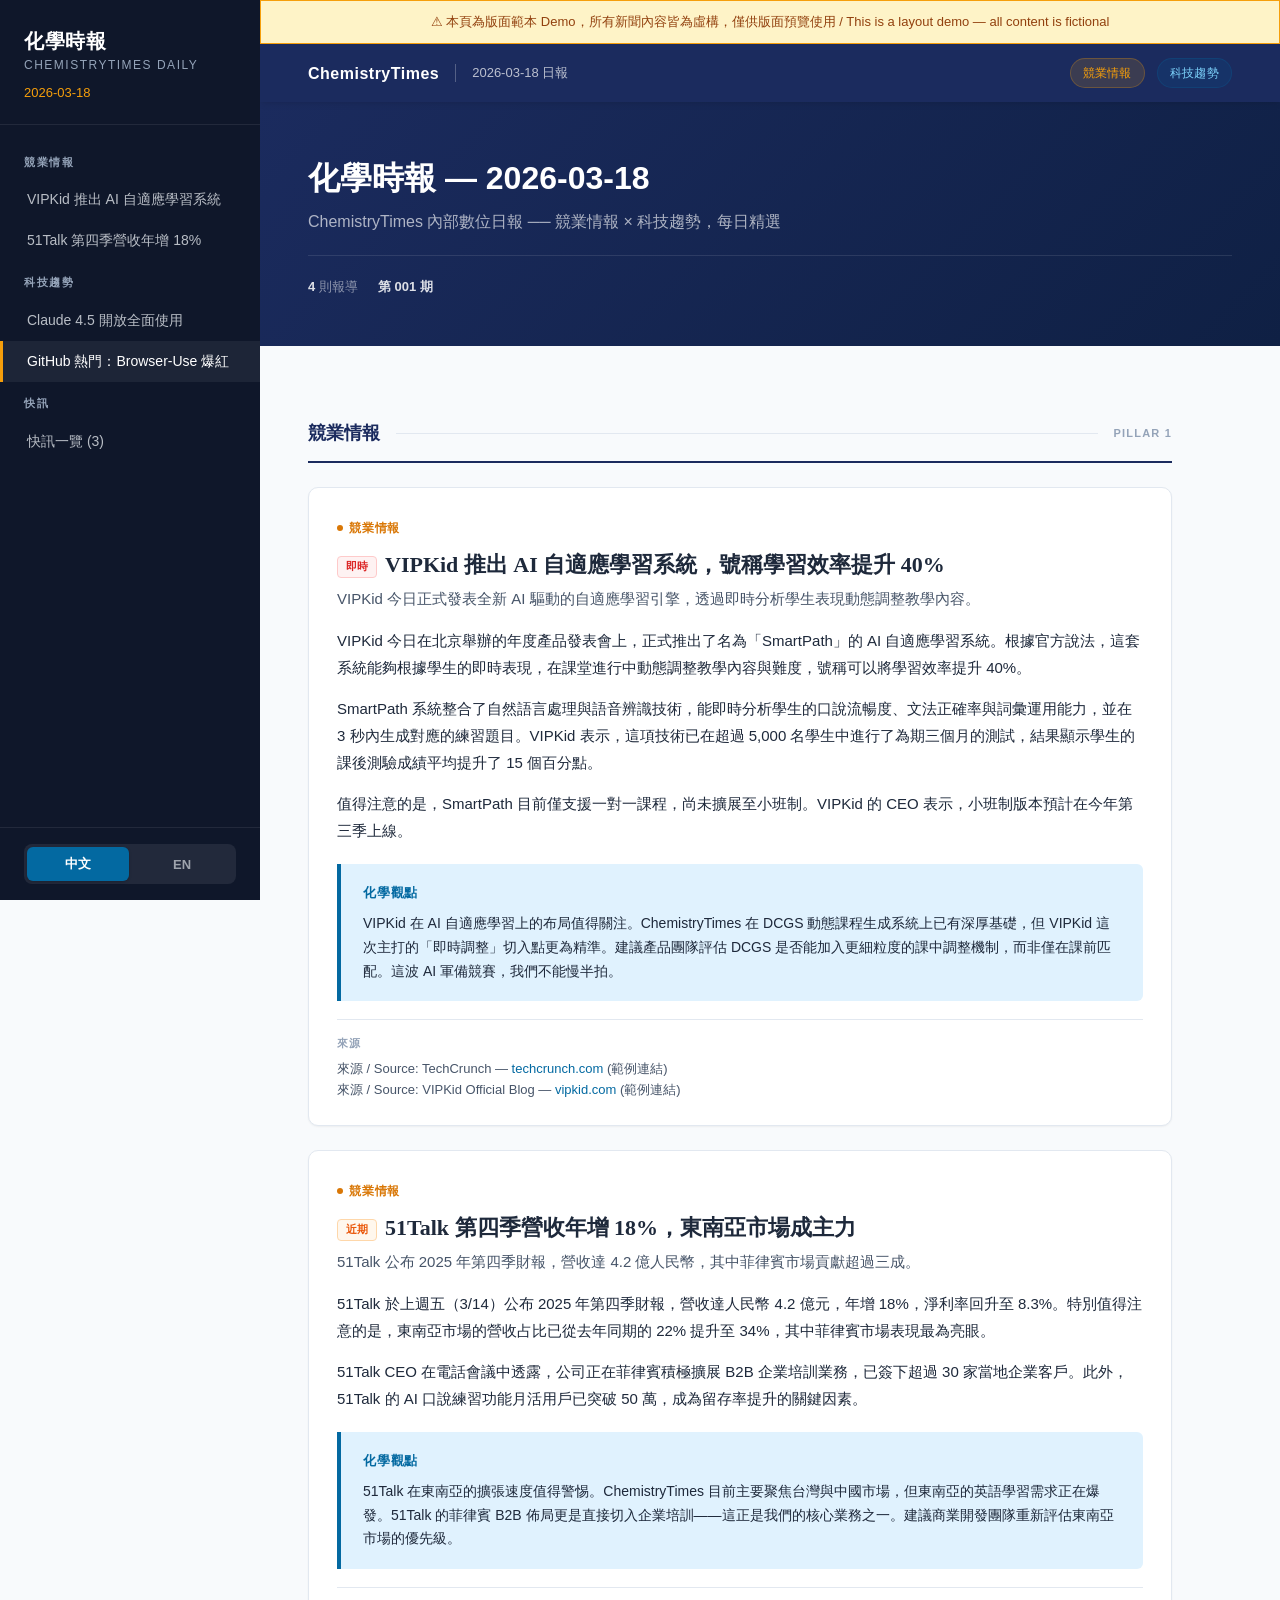
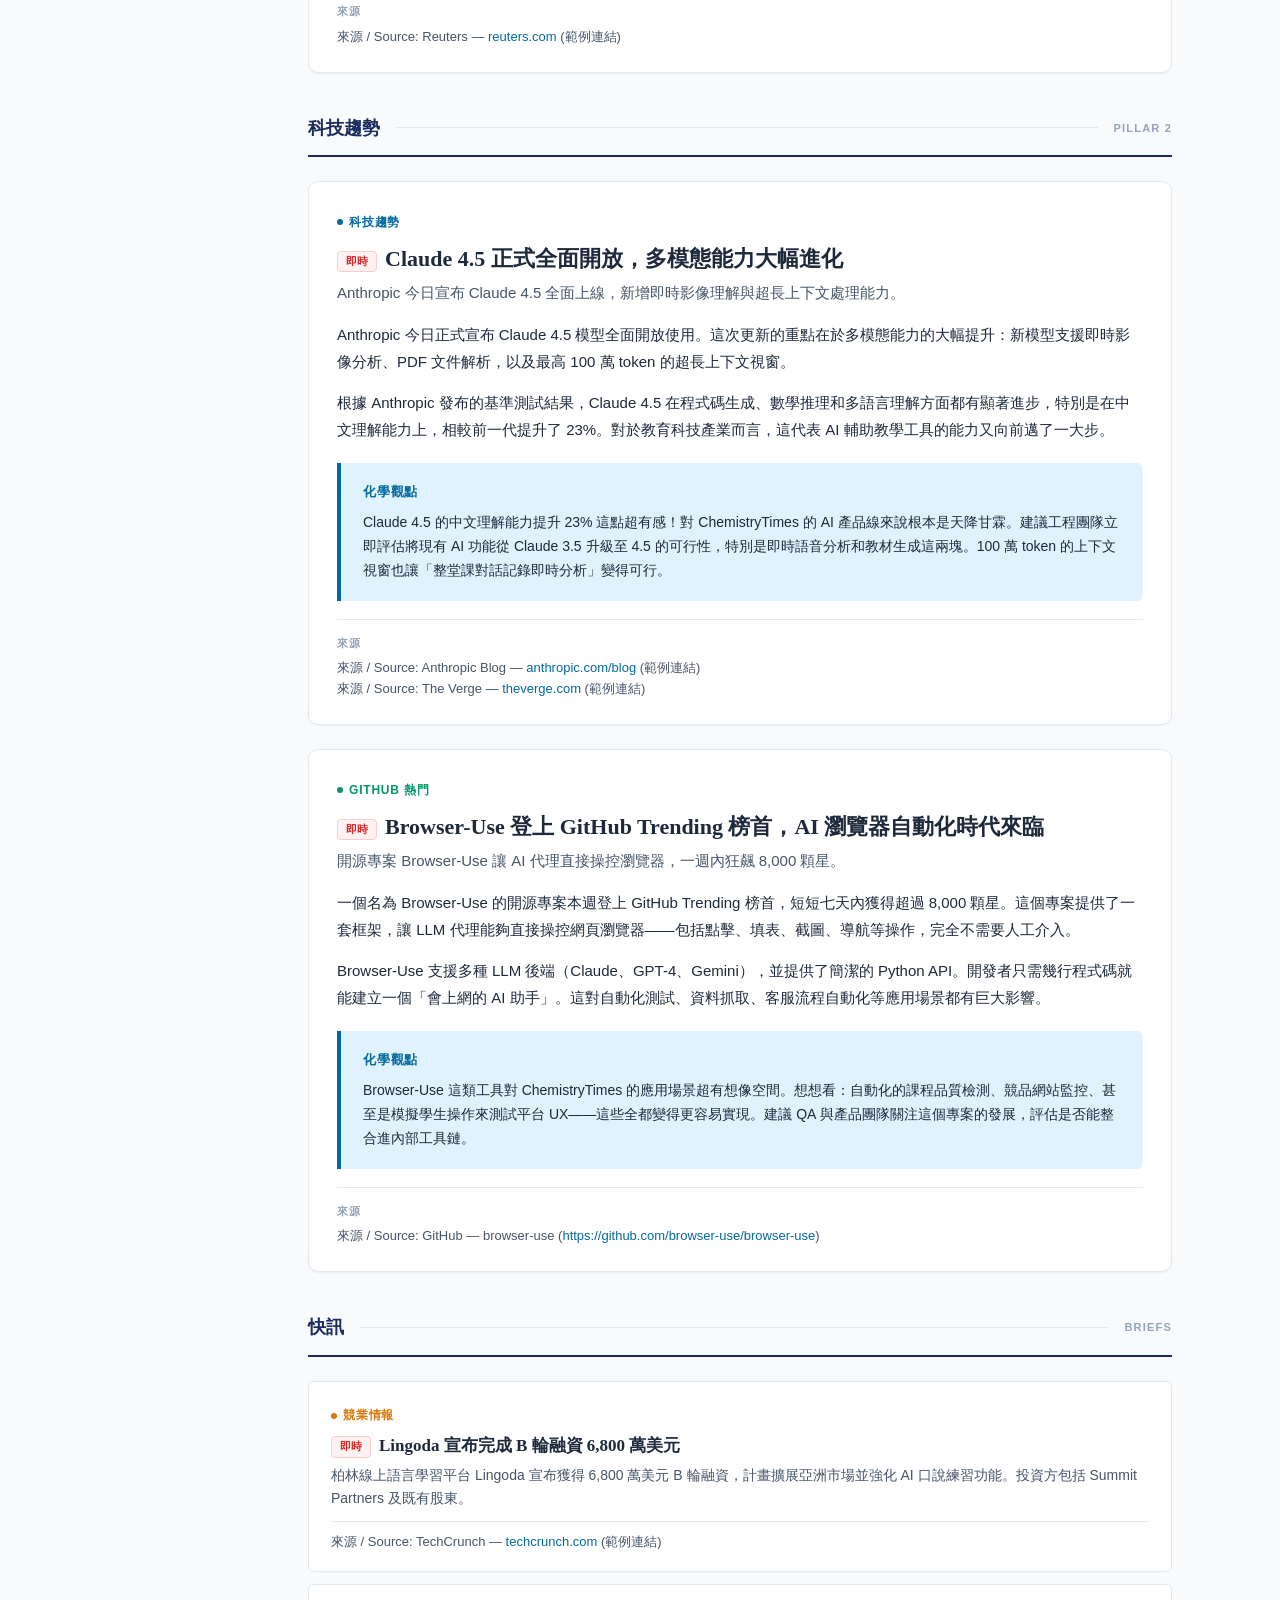
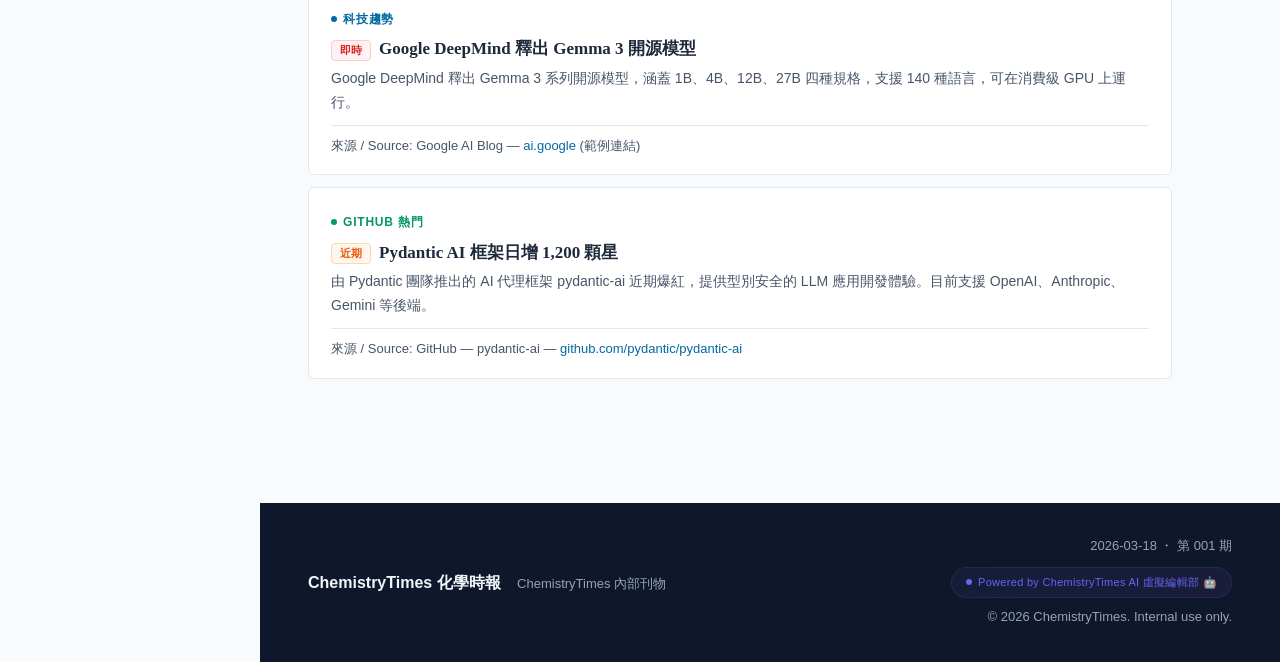
<file: claude_agents/chemistry-times-english-learning/workspace/template/demo-2026-03-18.html>
<!DOCTYPE html>
<html lang="zh-Hant">
<head>
  <meta charset="UTF-8">
  <meta name="viewport" content="width=device-width, initial-scale=1.0">
  <title>ChemistryTimes 化學時報 — 2026-03-18</title>
  <style>
    /* ========================================
       ChemistryTimes 化學時報 — HTML Template
       Brand-aligned with chemistrytimes.com
       Self-contained, no external dependencies
       ======================================== */

    /* --- Reset & Base --- */
    *, *::before, *::after {
      margin: 0;
      padding: 0;
      box-sizing: border-box;
    }

    :root {
      /* Brand Colors — aligned with ChemistryTimes official site */
      --brand-navy:     #1B2B5E;
      --brand-blue:     #0369A1;
      --brand-blue-light: #E0F2FE;
      --brand-accent:   #F59E0B;
      --bg-primary:     #FFFFFF;
      --bg-secondary:   #F8FAFC;
      --bg-sidebar:     #0F172A;
      --text-primary:   #1E293B;
      --text-secondary: #475569;
      --text-muted:     #94A3B8;
      --text-inverse:   #F1F5F9;
      --border-color:   #E2E8F0;
      --border-light:   #F1F5F9;
      --shadow-sm:      0 1px 2px rgba(0, 0, 0, 0.05);
      --shadow-md:      0 4px 6px -1px rgba(0, 0, 0, 0.07), 0 2px 4px -2px rgba(0, 0, 0, 0.05);
      --shadow-lg:      0 10px 15px -3px rgba(0, 0, 0, 0.08), 0 4px 6px -4px rgba(0, 0, 0, 0.04);
      --radius-sm:      6px;
      --radius-md:      10px;
      --radius-lg:      16px;

      /* Sidebar */
      --sidebar-width:  260px;

      /* Typography */
      --font-sans-tc:   "PingFang TC", "Microsoft JhengHei", "Noto Sans TC", "Helvetica Neue", Arial, sans-serif;
      --font-serif-tc:  "Noto Serif TC", "Songti TC", Georgia, serif;
      --font-sans-en:   -apple-system, BlinkMacSystemFont, "Segoe UI", Inter, Roboto, "Helvetica Neue", Arial, sans-serif;
      --font-mono:      "SF Mono", "Fira Code", "Cascadia Code", Consolas, monospace;
    }

    html {
      scroll-behavior: smooth;
      -webkit-font-smoothing: antialiased;
      -moz-osx-font-smoothing: grayscale;
    }

    body {
      font-family: var(--font-sans-tc);
      color: var(--text-primary);
      background: var(--bg-secondary);
      line-height: 1.7;
      font-size: 16px;
    }

    body[data-lang="en"] {
      font-family: var(--font-sans-en);
    }

    /* --- Sidebar / TOC --- */
    .sidebar {
      position: fixed;
      top: 0;
      left: 0;
      width: var(--sidebar-width);
      height: 100vh;
      background: var(--bg-sidebar);
      color: var(--text-inverse);
      overflow-y: auto;
      z-index: 100;
      display: flex;
      flex-direction: column;
    }

    .sidebar-header {
      padding: 28px 24px 20px;
      border-bottom: 1px solid rgba(255, 255, 255, 0.08);
    }

    .sidebar-logo {
      font-size: 20px;
      font-weight: 700;
      letter-spacing: 0.5px;
      color: #FFFFFF;
      line-height: 1.3;
    }

    .sidebar-logo span {
      display: block;
      font-size: 12px;
      font-weight: 400;
      color: var(--text-muted);
      letter-spacing: 1.5px;
      text-transform: uppercase;
      margin-top: 4px;
    }

    .sidebar-date {
      font-size: 13px;
      color: var(--brand-accent);
      margin-top: 8px;
      font-weight: 500;
    }

    .sidebar-nav {
      flex: 1;
      padding: 16px 0;
      overflow-y: auto;
    }

    .sidebar-section-label {
      font-size: 11px;
      font-weight: 600;
      text-transform: uppercase;
      letter-spacing: 1.5px;
      color: var(--text-muted);
      padding: 12px 24px 8px;
    }

    .sidebar-nav a {
      display: block;
      padding: 10px 24px;
      color: rgba(241, 245, 249, 0.75);
      text-decoration: none;
      font-size: 14px;
      line-height: 1.5;
      border-left: 3px solid transparent;
      transition: all 0.2s ease;
    }

    .sidebar-nav a:hover,
    .sidebar-nav a.active {
      color: #FFFFFF;
      background: rgba(255, 255, 255, 0.06);
      border-left-color: var(--brand-accent);
    }

    .sidebar-footer {
      padding: 16px 24px;
      border-top: 1px solid rgba(255, 255, 255, 0.08);
    }

    /* --- Language Toggle --- */
    .lang-toggle {
      display: flex;
      background: rgba(255, 255, 255, 0.08);
      border-radius: 8px;
      padding: 3px;
      gap: 2px;
    }

    .lang-toggle button {
      flex: 1;
      padding: 8px 12px;
      border: none;
      border-radius: 6px;
      font-size: 13px;
      font-weight: 600;
      cursor: pointer;
      transition: all 0.2s ease;
      background: transparent;
      color: rgba(241, 245, 249, 0.6);
      font-family: inherit;
    }

    .lang-toggle button.active {
      background: var(--brand-blue);
      color: #FFFFFF;
      box-shadow: 0 1px 3px rgba(0, 0, 0, 0.2);
    }

    .lang-toggle button:hover:not(.active) {
      color: #FFFFFF;
      background: rgba(255, 255, 255, 0.06);
    }

    /* --- Main Content --- */
    .main {
      margin-left: var(--sidebar-width);
      min-height: 100vh;
    }

    /* --- Top Header Bar --- */
    .top-bar {
      background: var(--brand-navy);
      color: #FFFFFF;
      padding: 14px 48px;
      display: flex;
      align-items: center;
      justify-content: space-between;
      position: sticky;
      top: 0;
      z-index: 50;
      box-shadow: var(--shadow-md);
    }

    .top-bar-left {
      display: flex;
      align-items: center;
      gap: 16px;
    }

    .top-bar-brand {
      font-size: 16px;
      font-weight: 700;
      letter-spacing: 0.5px;
    }

    .top-bar-divider {
      width: 1px;
      height: 18px;
      background: rgba(255, 255, 255, 0.25);
    }

    .top-bar-edition {
      font-size: 13px;
      color: rgba(255, 255, 255, 0.7);
    }

    .top-bar-right {
      display: flex;
      align-items: center;
      gap: 12px;
    }

    .pillar-badge {
      display: inline-flex;
      align-items: center;
      padding: 4px 12px;
      border-radius: 20px;
      font-size: 12px;
      font-weight: 500;
      letter-spacing: 0.3px;
    }

    .pillar-badge.competitor {
      background: rgba(245, 158, 11, 0.15);
      color: #F59E0B;
      border: 1px solid rgba(245, 158, 11, 0.25);
    }

    .pillar-badge.tech {
      background: rgba(3, 105, 161, 0.15);
      color: #7DD3FC;
      border: 1px solid rgba(3, 105, 161, 0.25);
    }

    /* --- Hero Section --- */
    .hero {
      background: linear-gradient(135deg, var(--brand-navy) 0%, #0F2044 100%);
      color: #FFFFFF;
      padding: 56px 48px 48px;
    }

    .hero h1 {
      font-size: 32px;
      font-weight: 700;
      line-height: 1.3;
      margin-bottom: 8px;
    }

    .hero .hero-subtitle {
      font-size: 16px;
      color: rgba(255, 255, 255, 0.65);
      max-width: 600px;
    }

    .hero .hero-meta {
      display: flex;
      align-items: center;
      gap: 20px;
      margin-top: 20px;
      padding-top: 20px;
      border-top: 1px solid rgba(255, 255, 255, 0.1);
    }

    .hero .hero-meta-item {
      font-size: 13px;
      color: rgba(255, 255, 255, 0.5);
    }

    .hero .hero-meta-item strong {
      color: rgba(255, 255, 255, 0.85);
      font-weight: 600;
    }

    /* --- Content Area --- */
    .content {
      padding: 32px 48px 64px;
      max-width: 960px;
    }

    /* --- Section Divider --- */
    .section-divider {
      display: flex;
      align-items: center;
      gap: 16px;
      margin: 40px 0 24px;
      padding-bottom: 12px;
      border-bottom: 2px solid var(--brand-navy);
    }

    .section-divider h2 {
      font-size: 18px;
      font-weight: 700;
      color: var(--brand-navy);
      white-space: nowrap;
    }

    .section-divider .section-line {
      flex: 1;
      height: 1px;
      background: var(--border-color);
    }

    .section-divider .section-badge {
      font-size: 11px;
      font-weight: 600;
      text-transform: uppercase;
      letter-spacing: 1.2px;
      color: var(--text-muted);
      white-space: nowrap;
    }

    /* --- Article Card --- */
    .article-card {
      background: var(--bg-primary);
      border-radius: var(--radius-md);
      box-shadow: var(--shadow-sm);
      border: 1px solid var(--border-color);
      margin-bottom: 24px;
      overflow: hidden;
      transition: box-shadow 0.2s ease;
    }

    .article-card:hover {
      box-shadow: var(--shadow-md);
    }

    .article-card-header {
      padding: 24px 28px 0;
    }

    .article-tag {
      display: inline-flex;
      align-items: center;
      gap: 6px;
      font-size: 12px;
      font-weight: 600;
      text-transform: uppercase;
      letter-spacing: 0.8px;
      margin-bottom: 12px;
    }

    .article-tag.competitor {
      color: #D97706;
    }

    .article-tag.tech {
      color: var(--brand-blue);
    }

    .article-tag.github {
      color: #059669;
    }

    .article-tag-dot {
      width: 6px;
      height: 6px;
      border-radius: 50%;
      display: inline-block;
    }

    .article-tag.competitor .article-tag-dot { background: #D97706; }
    .article-tag.tech .article-tag-dot { background: var(--brand-blue); }
    .article-tag.github .article-tag-dot { background: #059669; }

    .article-card-body {
      padding: 0 28px 24px;
    }

    /* --- Article Content (bilingual) --- */
    .article-cn,
    .article-en {
      display: none;
    }

    body[data-lang="cn"] .article-cn { display: block; }
    body[data-lang="en"] .article-en { display: block; }

    /* CN-only elements in sidebar */
    body[data-lang="cn"] .toc-cn { display: block; }
    body[data-lang="cn"] .toc-en { display: none; }
    body[data-lang="en"] .toc-cn { display: none; }
    body[data-lang="en"] .toc-en { display: block; }

    .article-headline {
      font-size: 22px;
      font-weight: 700;
      color: var(--text-primary);
      line-height: 1.4;
      margin-bottom: 6px;
    }

    body[data-lang="cn"] .article-headline {
      font-family: var(--font-serif-tc);
    }

    .article-deck {
      font-size: 15px;
      color: var(--text-secondary);
      margin-bottom: 16px;
      line-height: 1.6;
    }

    .article-body {
      font-size: 15px;
      color: var(--text-primary);
      line-height: 1.8;
    }

    .article-body p {
      margin-bottom: 14px;
    }

    .article-body p:last-child {
      margin-bottom: 0;
    }

    /* --- Perspective / 化學觀點 --- */
    .article-perspective {
      margin-top: 20px;
      padding: 18px 22px;
      background: var(--brand-blue-light);
      border-left: 4px solid var(--brand-blue);
      border-radius: 0 var(--radius-sm) var(--radius-sm) 0;
    }

    .article-perspective-label {
      font-size: 13px;
      font-weight: 700;
      color: var(--brand-blue);
      text-transform: uppercase;
      letter-spacing: 0.8px;
      margin-bottom: 8px;
    }

    .article-perspective p {
      font-size: 14px;
      color: var(--text-primary);
      line-height: 1.7;
    }

    /* --- Source Attribution --- */
    .article-sources {
      margin-top: 18px;
      padding-top: 14px;
      border-top: 1px solid var(--border-color);
    }

    .article-sources-label {
      font-size: 11px;
      font-weight: 600;
      text-transform: uppercase;
      letter-spacing: 1px;
      color: var(--text-muted);
      margin-bottom: 6px;
    }

    .article-sources p {
      font-size: 13px;
      color: var(--text-secondary);
      line-height: 1.6;
    }

    .article-sources a {
      color: var(--brand-blue);
      text-decoration: none;
    }

    .article-sources a:hover {
      text-decoration: underline;
    }

    /* --- Freshness Tags --- */
    .freshness-tag {
      display: inline-block;
      font-size: 11px;
      font-weight: 600;
      padding: 2px 8px;
      border-radius: 4px;
      margin-right: 8px;
      vertical-align: middle;
    }

    .freshness-tag.breaking {
      background: #FEF2F2;
      color: #DC2626;
      border: 1px solid #FECACA;
    }

    .freshness-tag.recent {
      background: #FFF7ED;
      color: #EA580C;
      border: 1px solid #FED7AA;
    }

    .freshness-tag.not-breaking {
      background: var(--bg-secondary);
      color: var(--text-secondary);
      border: 1px solid var(--border-color);
    }

    /* --- Footer --- */
    .page-footer {
      background: var(--bg-sidebar);
      color: var(--text-inverse);
      padding: 32px 48px;
      margin-top: 48px;
    }

    .footer-inner {
      display: flex;
      justify-content: space-between;
      align-items: center;
    }

    .footer-brand {
      font-size: 16px;
      font-weight: 700;
    }

    .footer-brand span {
      font-weight: 400;
      color: var(--text-muted);
      font-size: 13px;
      margin-left: 12px;
    }

    .footer-meta {
      font-size: 13px;
      color: var(--text-muted);
      text-align: right;
    }

    .footer-meta p {
      margin-bottom: 2px;
    }

    /* --- Responsive --- */
    @media (max-width: 1024px) {
      .sidebar {
        transform: translateX(-100%);
        transition: transform 0.3s ease;
      }

      .sidebar.open {
        transform: translateX(0);
      }

      .main {
        margin-left: 0;
      }

      .mobile-menu-btn {
        display: flex !important;
      }

      .content {
        padding: 24px 20px 48px;
      }

      .hero {
        padding: 36px 20px 32px;
      }

      .hero h1 {
        font-size: 24px;
      }

      .top-bar {
        padding: 12px 20px;
      }

      .page-footer {
        padding: 24px 20px;
      }

      .footer-inner {
        flex-direction: column;
        gap: 12px;
        text-align: center;
      }

      .footer-meta {
        text-align: center;
      }
    }

    .mobile-menu-btn {
      display: none;
      align-items: center;
      justify-content: center;
      width: 36px;
      height: 36px;
      border: 1px solid rgba(255, 255, 255, 0.2);
      border-radius: 8px;
      background: transparent;
      color: #FFFFFF;
      cursor: pointer;
      font-size: 18px;
    }

    .mobile-overlay {
      display: none;
      position: fixed;
      inset: 0;
      background: rgba(0, 0, 0, 0.5);
      z-index: 99;
    }

    .mobile-overlay.open {
      display: block;
    }

    /* --- Utility --- */
    .visually-hidden {
      position: absolute;
      width: 1px;
      height: 1px;
      padding: 0;
      margin: -1px;
      overflow: hidden;
      clip: rect(0, 0, 0, 0);
      white-space: nowrap;
      border: 0;
    }

    /* --- News Brief (compact card) --- */
    .brief-card {
      background: var(--bg-primary);
      border-radius: var(--radius-sm);
      border: 1px solid var(--border-color);
      padding: 18px 22px;
      margin-bottom: 12px;
      transition: box-shadow 0.2s ease;
    }

    .brief-card:hover {
      box-shadow: var(--shadow-sm);
    }

    .brief-card .article-tag {
      margin-bottom: 8px;
    }

    .brief-headline {
      font-size: 17px;
      font-weight: 700;
      color: var(--text-primary);
      line-height: 1.4;
      margin-bottom: 6px;
    }

    body[data-lang="cn"] .brief-headline {
      font-family: var(--font-serif-tc);
    }

    .brief-summary {
      font-size: 14px;
      color: var(--text-secondary);
      line-height: 1.7;
      margin-bottom: 10px;
    }

    .brief-card .article-sources {
      margin-top: 10px;
      padding-top: 10px;
    }

    /* --- Demo Disclaimer --- */
    .demo-banner {
      background: #FEF3C7;
      border: 1px solid #F59E0B;
      color: #92400E;
      padding: 10px 48px;
      font-size: 13px;
      font-weight: 500;
      text-align: center;
    }

    /* --- AI Badge --- */
    .ai-badge {
      display: inline-flex;
      align-items: center;
      gap: 6px;
      padding: 5px 14px;
      background: linear-gradient(135deg, rgba(99, 102, 241, 0.08) 0%, rgba(168, 85, 247, 0.08) 100%);
      border: 1px solid rgba(99, 102, 241, 0.15);
      border-radius: 20px;
      font-size: 11px;
      font-weight: 500;
      color: #6366F1;
      letter-spacing: 0.3px;
      margin-top: 8px;
    }

    .ai-badge .ai-dot {
      width: 6px;
      height: 6px;
      border-radius: 50%;
      background: #6366F1;
      animation: pulse-dot 2s ease-in-out infinite;
    }

    @keyframes pulse-dot {
      0%, 100% { opacity: 0.4; transform: scale(1); }
      50% { opacity: 1; transform: scale(1.3); }
    }

    /* --- Print --- */
    @media print {
      .sidebar,
      .top-bar,
      .mobile-menu-btn,
      .lang-toggle {
        display: none !important;
      }

      .main {
        margin-left: 0;
      }

      .article-card {
        box-shadow: none;
        border: 1px solid #ccc;
        break-inside: avoid;
      }
    }
  </style>
</head>
<body data-lang="cn">

  <!-- Mobile Overlay -->
  <div class="mobile-overlay" id="mobileOverlay" onclick="toggleSidebar()"></div>

  <!-- ============ SIDEBAR / TOC ============ -->
  <aside class="sidebar" id="sidebar" role="navigation" aria-label="目錄導覽">
    <div class="sidebar-header">
      <div class="sidebar-logo">
        化學時報
        <span>ChemistryTimes Daily</span>
      </div>
      <div class="sidebar-date">2026-03-18</div>
    </div>

    <nav class="sidebar-nav">
      <!-- Pillar 1 -->
      <div class="sidebar-section-label toc-cn">競業情報</div>
      <div class="sidebar-section-label toc-en">Competitor Intel</div>

      <a href="#article-1" class="toc-cn">VIPKid 推出 AI 自適應學習系統</a>
      <a href="#article-1" class="toc-en">VIPKid Launches AI Adaptive System</a>

      <a href="#article-2" class="toc-cn">51Talk 第四季營收年增 18%</a>
      <a href="#article-2" class="toc-en">51Talk Q4 Revenue Surges 18% YoY</a>

      <!-- Pillar 2 -->
      <div class="sidebar-section-label toc-cn">科技趨勢</div>
      <div class="sidebar-section-label toc-en">Tech & AI</div>

      <a href="#article-3" class="toc-cn">Claude 4.5 開放全面使用</a>
      <a href="#article-3" class="toc-en">Claude 4.5 Now Generally Available</a>

      <a href="#article-4" class="toc-cn">GitHub 熱門：Browser-Use 爆紅</a>
      <a href="#article-4" class="toc-en">GitHub Trending: Browser-Use Surges</a>

      <!-- Briefs -->
      <div class="sidebar-section-label toc-cn">快訊</div>
      <div class="sidebar-section-label toc-en">Briefs</div>

      <a href="#pillar-briefs" class="toc-cn">快訊一覽 (3)</a>
      <a href="#pillar-briefs" class="toc-en">All Briefs (3)</a>
    </nav>

    <div class="sidebar-footer">
      <div class="lang-toggle" role="radiogroup" aria-label="Language toggle">
        <button id="btnCN" class="active" onclick="switchLang('cn')" role="radio" aria-checked="true">中文</button>
        <button id="btnEN" onclick="switchLang('en')" role="radio" aria-checked="false">EN</button>
      </div>
    </div>
  </aside>

  <!-- ============ MAIN CONTENT ============ -->
  <div class="main">

    <!-- Demo Disclaimer -->
    <div class="demo-banner">
      ⚠ 本頁為版面範本 Demo，所有新聞內容皆為虛構，僅供版面預覽使用 / This is a layout demo — all content is fictional
    </div>

    <!-- Top Bar -->
    <header class="top-bar">
      <div class="top-bar-left">
        <button class="mobile-menu-btn" onclick="toggleSidebar()" aria-label="開啟選單">&#9776;</button>
        <div class="top-bar-brand">ChemistryTimes</div>
        <div class="top-bar-divider"></div>
        <div class="top-bar-edition">
          <span class="toc-cn">2026-03-18 日報</span>
          <span class="toc-en">2026-03-18 Edition</span>
        </div>
      </div>
      <div class="top-bar-right">
        <span class="pillar-badge competitor">
          <span class="toc-cn">競業情報</span>
          <span class="toc-en">Competitor</span>
        </span>
        <span class="pillar-badge tech">
          <span class="toc-cn">科技趨勢</span>
          <span class="toc-en">Tech & AI</span>
        </span>
      </div>
    </header>

    <!-- Hero -->
    <section class="hero">
      <h1>
        <span class="toc-cn">化學時報 — 2026-03-18</span>
        <span class="toc-en">ChemistryTimes — 2026-03-18</span>
      </h1>
      <p class="hero-subtitle">
        <span class="toc-cn">ChemistryTimes 內部數位日報 ── 競業情報 × 科技趨勢，每日精選</span>
        <span class="toc-en">ChemistryTimes Internal Daily — Competitor Intelligence × Tech Trends</span>
      </p>
      <div class="hero-meta">
        <div class="hero-meta-item">
          <span class="toc-cn"><strong>4</strong> 則報導</span>
          <span class="toc-en"><strong>4</strong> Stories</span>
        </div>
        <div class="hero-meta-item">
          <span class="toc-cn"><strong>第 001 期</strong></span>
          <span class="toc-en"><strong>Issue #001</strong></span>
        </div>
      </div>
    </section>

    <!-- Content -->
    <div class="content">

      <!-- ============================
           PILLAR 1: COMPETITOR INTELLIGENCE
           ============================ -->
      <div class="section-divider" id="pillar-competitor">
        <h2>
          <span class="toc-cn">競業情報</span>
          <span class="toc-en">Competitor Intelligence</span>
        </h2>
        <div class="section-line"></div>
        <div class="section-badge">Pillar 1</div>
      </div>

      <!-- Article 1 -->
      <article class="article-card" id="article-1">
        <div class="article-card-header">
          <div class="article-tag competitor">
            <span class="article-tag-dot"></span>
            <span class="toc-cn">競業情報</span>
            <span class="toc-en">Competitor Intel</span>
          </div>
        </div>
        <div class="article-card-body">

          <div class="article-cn">
            <h3 class="article-headline"><span class="freshness-tag breaking">即時</span>VIPKid 推出 AI 自適應學習系統，號稱學習效率提升 40%</h3>
            <p class="article-deck">VIPKid 今日正式發表全新 AI 驅動的自適應學習引擎，透過即時分析學生表現動態調整教學內容。</p>
            <div class="article-body">
              <p>VIPKid 今日在北京舉辦的年度產品發表會上，正式推出了名為「SmartPath」的 AI 自適應學習系統。根據官方說法，這套系統能夠根據學生的即時表現，在課堂進行中動態調整教學內容與難度，號稱可以將學習效率提升 40%。</p>
              <p>SmartPath 系統整合了自然語言處理與語音辨識技術，能即時分析學生的口說流暢度、文法正確率與詞彙運用能力，並在 3 秒內生成對應的練習題目。VIPKid 表示，這項技術已在超過 5,000 名學生中進行了為期三個月的測試，結果顯示學生的課後測驗成績平均提升了 15 個百分點。</p>
              <p>值得注意的是，SmartPath 目前僅支援一對一課程，尚未擴展至小班制。VIPKid 的 CEO 表示，小班制版本預計在今年第三季上線。</p>
            </div>
            <div class="article-perspective">
              <div class="article-perspective-label">化學觀點</div>
              <p>VIPKid 在 AI 自適應學習上的布局值得關注。ChemistryTimes 在 DCGS 動態課程生成系統上已有深厚基礎，但 VIPKid 這次主打的「即時調整」切入點更為精準。建議產品團隊評估 DCGS 是否能加入更細粒度的課中調整機制，而非僅在課前匹配。這波 AI 軍備競賽，我們不能慢半拍。</p>
            </div>
          </div>

          <div class="article-en">
            <h3 class="article-headline"><span class="freshness-tag breaking">Breaking</span>VIPKid Launches AI Adaptive Learning System, Claims 40% Efficiency Gain</h3>
            <p class="article-deck">The Beijing-based edtech rival unveiled SmartPath, an AI engine that adjusts lesson content in real time based on student performance.</p>
            <div class="article-body">
              <p>VIPKid dropped a significant product update today: SmartPath, an AI-powered adaptive learning engine that recalibrates lesson difficulty and content on the fly. The system analyzes spoken fluency, grammar accuracy, and vocabulary use in real time, generating tailored practice exercises within three seconds.</p>
              <p>The company says SmartPath has been in beta with over 5,000 students for three months, yielding an average 15-percentage-point lift in post-lesson assessment scores. For now, it only supports one-on-one sessions. A small-group version is slated for Q3 2026.</p>
              <p>The timing is no accident. With AI rapidly commoditizing language learning tools, VIPKid is betting that real-time personalization during live sessions becomes the decisive differentiator against self-study apps like Duolingo and AI tutors.</p>
            </div>
            <div class="article-perspective">
              <div class="article-perspective-label">The ChemistryTimes Take</div>
              <p>VIPKid's move sharpens the competitive pressure on live-tutoring platforms. ChemistryTimes's DCGS system already matches students with optimal content pre-lesson, but VIPKid's in-lesson adaptation is a step further. The product team should evaluate whether DCGS can support finer-grained, mid-session adjustments. In the AI arms race for edtech, standing still means falling behind.</p>
            </div>
          </div>

          <div class="article-sources">
            <div class="article-sources-label">
              <span class="toc-cn">來源</span>
              <span class="toc-en">Sources</span>
            </div>
            <p>來源 / Source: TechCrunch — <a href="https://techcrunch.com/" target="_blank" rel="noopener">techcrunch.com</a> (範例連結)</p>
            <p>來源 / Source: VIPKid Official Blog — <a href="https://www.vipkid.com/" target="_blank" rel="noopener">vipkid.com</a> (範例連結)</p>
          </div>
        </div>
      </article>

      <!-- Article 2 -->
      <article class="article-card" id="article-2">
        <div class="article-card-header">
          <div class="article-tag competitor">
            <span class="article-tag-dot"></span>
            <span class="toc-cn">競業情報</span>
            <span class="toc-en">Competitor Intel</span>
          </div>
        </div>
        <div class="article-card-body">

          <div class="article-cn">
            <h3 class="article-headline"><span class="freshness-tag recent">近期</span>51Talk 第四季營收年增 18%，東南亞市場成主力</h3>
            <p class="article-deck">51Talk 公布 2025 年第四季財報，營收達 4.2 億人民幣，其中菲律賓市場貢獻超過三成。</p>
            <div class="article-body">
              <p>51Talk 於上週五（3/14）公布 2025 年第四季財報，營收達人民幣 4.2 億元，年增 18%，淨利率回升至 8.3%。特別值得注意的是，東南亞市場的營收占比已從去年同期的 22% 提升至 34%，其中菲律賓市場表現最為亮眼。</p>
              <p>51Talk CEO 在電話會議中透露，公司正在菲律賓積極擴展 B2B 企業培訓業務，已簽下超過 30 家當地企業客戶。此外，51Talk 的 AI 口說練習功能月活用戶已突破 50 萬，成為留存率提升的關鍵因素。</p>
            </div>
            <div class="article-perspective">
              <div class="article-perspective-label">化學觀點</div>
              <p>51Talk 在東南亞的擴張速度值得警惕。ChemistryTimes 目前主要聚焦台灣與中國市場，但東南亞的英語學習需求正在爆發。51Talk 的菲律賓 B2B 佈局更是直接切入企業培訓——這正是我們的核心業務之一。建議商業開發團隊重新評估東南亞市場的優先級。</p>
            </div>
          </div>

          <div class="article-en">
            <h3 class="article-headline"><span class="freshness-tag recent">Recent</span>51Talk Q4 Revenue Surges 18% YoY as Southeast Asia Becomes Growth Engine</h3>
            <p class="article-deck">The online English tutoring platform reported Q4 2025 revenue of RMB 420 million, with Southeast Asia now accounting for 34% of total revenue.</p>
            <div class="article-body">
              <p>51Talk released its Q4 2025 earnings last Friday (Mar 14), posting revenue of RMB 420 million — up 18% year-over-year — with net margins recovering to 8.3%. The headline number: Southeast Asia now drives 34% of revenue, up from 22% in the same quarter last year. The Philippines leads that charge.</p>
              <p>On the earnings call, CEO Huang Jiajia revealed that 51Talk has signed over 30 corporate clients in the Philippines for B2B English training. The company's AI speaking practice feature has also crossed 500,000 monthly active users, a key retention driver.</p>
            </div>
            <div class="article-perspective">
              <div class="article-perspective-label">The ChemistryTimes Take</div>
              <p>51Talk's Southeast Asia expansion pace should ring alarm bells. ChemistryTimes's primary markets remain Taiwan and China, but English learning demand in Southeast Asia is surging. Their Philippines B2B push directly targets corporate training — one of our core verticals. The business development team should reassess Southeast Asia market prioritization.</p>
            </div>
          </div>

          <div class="article-sources">
            <div class="article-sources-label">
              <span class="toc-cn">來源</span>
              <span class="toc-en">Sources</span>
            </div>
            <p>來源 / Source: Reuters — <a href="https://www.reuters.com/" target="_blank" rel="noopener">reuters.com</a> (範例連結)</p>
          </div>
        </div>
      </article>


      <!-- ============================
           PILLAR 2: TECH & AI
           ============================ -->
      <div class="section-divider" id="pillar-tech">
        <h2>
          <span class="toc-cn">科技趨勢</span>
          <span class="toc-en">Tech & AI Trends</span>
        </h2>
        <div class="section-line"></div>
        <div class="section-badge">Pillar 2</div>
      </div>

      <!-- Article 3 -->
      <article class="article-card" id="article-3">
        <div class="article-card-header">
          <div class="article-tag tech">
            <span class="article-tag-dot"></span>
            <span class="toc-cn">科技趨勢</span>
            <span class="toc-en">Tech & AI</span>
          </div>
        </div>
        <div class="article-card-body">

          <div class="article-cn">
            <h3 class="article-headline"><span class="freshness-tag breaking">即時</span>Claude 4.5 正式全面開放，多模態能力大幅進化</h3>
            <p class="article-deck">Anthropic 今日宣布 Claude 4.5 全面上線，新增即時影像理解與超長上下文處理能力。</p>
            <div class="article-body">
              <p>Anthropic 今日正式宣布 Claude 4.5 模型全面開放使用。這次更新的重點在於多模態能力的大幅提升：新模型支援即時影像分析、PDF 文件解析，以及最高 100 萬 token 的超長上下文視窗。</p>
              <p>根據 Anthropic 發布的基準測試結果，Claude 4.5 在程式碼生成、數學推理和多語言理解方面都有顯著進步，特別是在中文理解能力上，相較前一代提升了 23%。對於教育科技產業而言，這代表 AI 輔助教學工具的能力又向前邁了一大步。</p>
            </div>
            <div class="article-perspective">
              <div class="article-perspective-label">化學觀點</div>
              <p>Claude 4.5 的中文理解能力提升 23% 這點超有感！對 ChemistryTimes 的 AI 產品線來說根本是天降甘霖。建議工程團隊立即評估將現有 AI 功能從 Claude 3.5 升級至 4.5 的可行性，特別是即時語音分析和教材生成這兩塊。100 萬 token 的上下文視窗也讓「整堂課對話記錄即時分析」變得可行。</p>
            </div>
          </div>

          <div class="article-en">
            <h3 class="article-headline"><span class="freshness-tag breaking">Breaking</span>Claude 4.5 Reaches General Availability with Major Multimodal Upgrades</h3>
            <p class="article-deck">Anthropic's latest model supports real-time image understanding, PDF parsing, and a one-million-token context window.</p>
            <div class="article-body">
              <p>Anthropic made Claude 4.5 generally available today, and the upgrade list is substantial. The new model handles real-time image analysis, native PDF parsing, and supports context windows up to one million tokens. Benchmark results show meaningful gains in code generation, mathematical reasoning, and — notably for the edtech sector — multilingual comprehension.</p>
              <p>Chinese language understanding improved by 23% over the previous generation, according to Anthropic's internal benchmarks. For companies building AI-assisted language learning tools, this narrows the gap between what a human tutor catches and what an AI can detect in real time.</p>
            </div>
            <div class="article-perspective">
              <div class="article-perspective-label">The ChemistryTimes Take</div>
              <p>The 23% improvement in Chinese comprehension is the number that matters most here. ChemistryTimes's engineering team should evaluate upgrading existing AI features from Claude 3.5 to 4.5, particularly real-time speech analysis and courseware generation. The million-token context window also makes full-session conversation analysis feasible for the first time.</p>
            </div>
          </div>

          <div class="article-sources">
            <div class="article-sources-label">
              <span class="toc-cn">來源</span>
              <span class="toc-en">Sources</span>
            </div>
            <p>來源 / Source: Anthropic Blog — <a href="https://www.anthropic.com/blog" target="_blank" rel="noopener">anthropic.com/blog</a> (範例連結)</p>
            <p>來源 / Source: The Verge — <a href="https://www.theverge.com/" target="_blank" rel="noopener">theverge.com</a> (範例連結)</p>
          </div>
        </div>
      </article>

      <!-- Article 4 (GitHub) -->
      <article class="article-card" id="article-4">
        <div class="article-card-header">
          <div class="article-tag github">
            <span class="article-tag-dot"></span>
            <span class="toc-cn">GitHub 熱門</span>
            <span class="toc-en">GitHub Trending</span>
          </div>
        </div>
        <div class="article-card-body">

          <div class="article-cn">
            <h3 class="article-headline"><span class="freshness-tag breaking">即時</span>Browser-Use 登上 GitHub Trending 榜首，AI 瀏覽器自動化時代來臨</h3>
            <p class="article-deck">開源專案 Browser-Use 讓 AI 代理直接操控瀏覽器，一週內狂飆 8,000 顆星。</p>
            <div class="article-body">
              <p>一個名為 Browser-Use 的開源專案本週登上 GitHub Trending 榜首，短短七天內獲得超過 8,000 顆星。這個專案提供了一套框架，讓 LLM 代理能夠直接操控網頁瀏覽器——包括點擊、填表、截圖、導航等操作，完全不需要人工介入。</p>
              <p>Browser-Use 支援多種 LLM 後端（Claude、GPT-4、Gemini），並提供了簡潔的 Python API。開發者只需幾行程式碼就能建立一個「會上網的 AI 助手」。這對自動化測試、資料抓取、客服流程自動化等應用場景都有巨大影響。</p>
            </div>
            <div class="article-perspective">
              <div class="article-perspective-label">化學觀點</div>
              <p>Browser-Use 這類工具對 ChemistryTimes 的應用場景超有想像空間。想想看：自動化的課程品質檢測、競品網站監控、甚至是模擬學生操作來測試平台 UX——這些全都變得更容易實現。建議 QA 與產品團隊關注這個專案的發展，評估是否能整合進內部工具鏈。</p>
            </div>
          </div>

          <div class="article-en">
            <h3 class="article-headline"><span class="freshness-tag breaking">Breaking</span>Browser-Use Tops GitHub Trending as AI Browser Automation Takes Off</h3>
            <p class="article-deck">The open-source framework lets LLM agents control web browsers autonomously, racking up 8,000+ stars in a single week.</p>
            <div class="article-body">
              <p>Browser-Use, an open-source framework for LLM-driven browser automation, hit the top of GitHub Trending this week with over 8,000 new stars in seven days. The project provides a clean Python API that lets AI agents click, type, navigate, and screenshot web pages without human intervention.</p>
              <p>It supports multiple LLM backends — Claude, GPT-4, and Gemini — and targets use cases from automated QA testing to data scraping to customer service workflow automation. The project's rapid adoption signals growing developer appetite for AI agents that can interact with the web the way humans do.</p>
            </div>
            <div class="article-perspective">
              <div class="article-perspective-label">The ChemistryTimes Take</div>
              <p>Browser-Use opens real possibilities for ChemistryTimes's toolchain. Automated lesson quality audits, competitor website monitoring, and simulated student UX testing all become more accessible. The QA and product teams should track this project and evaluate integration into internal automation workflows.</p>
            </div>
          </div>

          <div class="article-sources">
            <div class="article-sources-label">
              <span class="toc-cn">來源</span>
              <span class="toc-en">Sources</span>
            </div>
            <p>來源 / Source: GitHub — browser-use (<a href="https://github.com/browser-use/browser-use" target="_blank" rel="noopener">https://github.com/browser-use/browser-use</a>)</p>
          </div>
        </div>
      </article>

      <!-- ============================
           NEWS BRIEFS / 快訊
           ============================ -->
      <div class="section-divider" id="pillar-briefs">
        <h2>
          <span class="toc-cn">快訊</span>
          <span class="toc-en">News Briefs</span>
        </h2>
        <div class="section-line"></div>
        <div class="section-badge">Briefs</div>
      </div>

      <!-- Brief 1 -->
      <div class="brief-card" id="brief-1">
        <div class="article-tag competitor">
          <span class="article-tag-dot"></span>
          <span class="toc-cn">競業情報</span>
          <span class="toc-en">Competitor Intel</span>
        </div>
        <div class="article-cn">
          <h4 class="brief-headline"><span class="freshness-tag breaking">即時</span>Lingoda 宣布完成 B 輪融資 6,800 萬美元</h4>
          <p class="brief-summary">柏林線上語言學習平台 Lingoda 宣布獲得 6,800 萬美元 B 輪融資，計畫擴展亞洲市場並強化 AI 口說練習功能。投資方包括 Summit Partners 及既有股東。</p>
        </div>
        <div class="article-en">
          <h4 class="brief-headline"><span class="freshness-tag breaking">Breaking</span>Lingoda Closes $68M Series B to Expand Into Asia</h4>
          <p class="brief-summary">Berlin-based online language platform Lingoda closed a $68 million Series B led by Summit Partners. Funds target Asia-Pacific expansion and AI-powered speaking practice features.</p>
        </div>
        <div class="article-sources">
          <p>來源 / Source: TechCrunch — <a href="https://techcrunch.com/" target="_blank" rel="noopener">techcrunch.com</a> (範例連結)</p>
        </div>
      </div>

      <!-- Brief 2 -->
      <div class="brief-card" id="brief-2">
        <div class="article-tag tech">
          <span class="article-tag-dot"></span>
          <span class="toc-cn">科技趨勢</span>
          <span class="toc-en">Tech & AI</span>
        </div>
        <div class="article-cn">
          <h4 class="brief-headline"><span class="freshness-tag breaking">即時</span>Google DeepMind 釋出 Gemma 3 開源模型</h4>
          <p class="brief-summary">Google DeepMind 釋出 Gemma 3 系列開源模型，涵蓋 1B、4B、12B、27B 四種規格，支援 140 種語言，可在消費級 GPU 上運行。</p>
        </div>
        <div class="article-en">
          <h4 class="brief-headline"><span class="freshness-tag breaking">Breaking</span>Google DeepMind Releases Gemma 3 Open-Source Models</h4>
          <p class="brief-summary">Google DeepMind released Gemma 3 in four sizes (1B to 27B parameters), supporting 140 languages and runnable on consumer GPUs. The models target on-device and edge deployment use cases.</p>
        </div>
        <div class="article-sources">
          <p>來源 / Source: Google AI Blog — <a href="https://ai.google/" target="_blank" rel="noopener">ai.google</a> (範例連結)</p>
        </div>
      </div>

      <!-- Brief 3 -->
      <div class="brief-card" id="brief-3">
        <div class="article-tag github">
          <span class="article-tag-dot"></span>
          <span class="toc-cn">GitHub 熱門</span>
          <span class="toc-en">GitHub Trending</span>
        </div>
        <div class="article-cn">
          <h4 class="brief-headline"><span class="freshness-tag recent">近期</span>Pydantic AI 框架日增 1,200 顆星</h4>
          <p class="brief-summary">由 Pydantic 團隊推出的 AI 代理框架 pydantic-ai 近期爆紅，提供型別安全的 LLM 應用開發體驗。目前支援 OpenAI、Anthropic、Gemini 等後端。</p>
        </div>
        <div class="article-en">
          <h4 class="brief-headline"><span class="freshness-tag recent">Recent</span>Pydantic AI Framework Gains 1,200 Stars in a Day</h4>
          <p class="brief-summary">pydantic-ai, a type-safe AI agent framework from the Pydantic team, is surging on GitHub Trending. It supports OpenAI, Anthropic, and Gemini backends with structured output validation.</p>
        </div>
        <div class="article-sources">
          <p>來源 / Source: GitHub — pydantic-ai — <a href="https://github.com/pydantic/pydantic-ai" target="_blank" rel="noopener">github.com/pydantic/pydantic-ai</a></p>
        </div>
      </div>

    </div>

    <!-- Footer -->
    <footer class="page-footer">
      <div class="footer-inner">
        <div class="footer-brand">
          ChemistryTimes 化學時報
          <span>ChemistryTimes 內部刊物</span>
        </div>
        <div class="footer-meta">
          <p>2026-03-18 ・ 第 001 期</p>
          <div class="ai-badge">
            <span class="ai-dot"></span>
            Powered by ChemistryTimes AI 虛擬編輯部 &#x1F916;
          </div>
          <p style="margin-top: 8px;">&copy; 2026 ChemistryTimes. Internal use only.</p>
        </div>
      </div>
    </footer>

  </div>

  <!-- ============ JAVASCRIPT ============ -->
  <script>
    // --- Language Toggle ---
    function switchLang(lang) {
      document.body.setAttribute('data-lang', lang);
      document.getElementById('btnCN').classList.toggle('active', lang === 'cn');
      document.getElementById('btnEN').classList.toggle('active', lang === 'en');
      document.getElementById('btnCN').setAttribute('aria-checked', lang === 'cn');
      document.getElementById('btnEN').setAttribute('aria-checked', lang === 'en');

      // Update document lang attribute
      document.documentElement.lang = lang === 'cn' ? 'zh-Hant' : 'en';
    }

    // --- Mobile Sidebar Toggle ---
    function toggleSidebar() {
      var sidebar = document.getElementById('sidebar');
      var overlay = document.getElementById('mobileOverlay');
      var isOpen = sidebar.classList.contains('open');
      sidebar.classList.toggle('open', !isOpen);
      overlay.classList.toggle('open', !isOpen);
    }

    // --- Active TOC Highlight on Scroll ---
    (function () {
      var articles = document.querySelectorAll('.article-card[id]');
      var tocLinks = document.querySelectorAll('.sidebar-nav a');

      if (!articles.length || !tocLinks.length) return;

      var observer = new IntersectionObserver(function (entries) {
        entries.forEach(function (entry) {
          if (entry.isIntersecting) {
            var id = entry.target.getAttribute('id');
            tocLinks.forEach(function (link) {
              link.classList.toggle('active', link.getAttribute('href') === '#' + id);
            });
          }
        });
      }, {
        rootMargin: '-80px 0px -60% 0px',
        threshold: 0
      });

      articles.forEach(function (article) {
        observer.observe(article);
      });
    })();

    // --- Close sidebar on link click (mobile) ---
    document.querySelectorAll('.sidebar-nav a').forEach(function (link) {
      link.addEventListener('click', function () {
        if (window.innerWidth <= 1024) {
          toggleSidebar();
        }
      });
    });
  </script>

</body>
</html>
</file>
